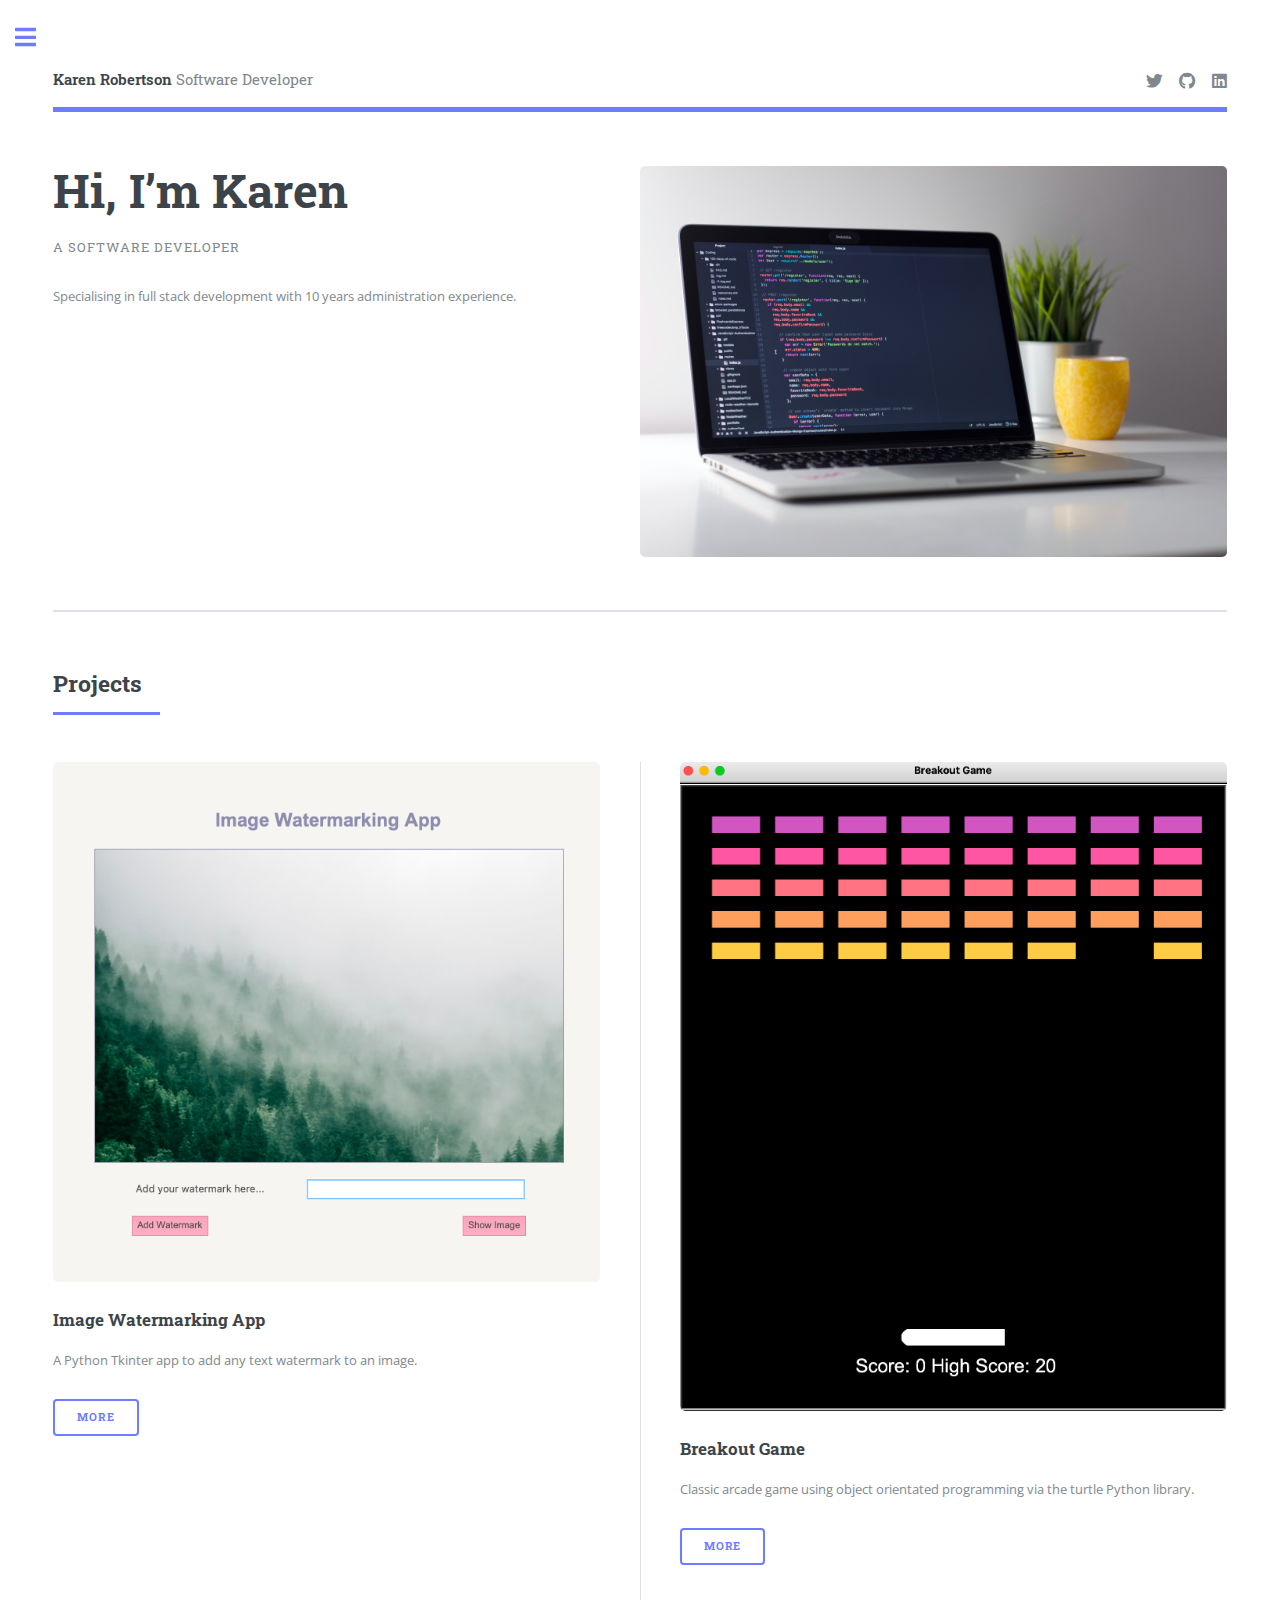
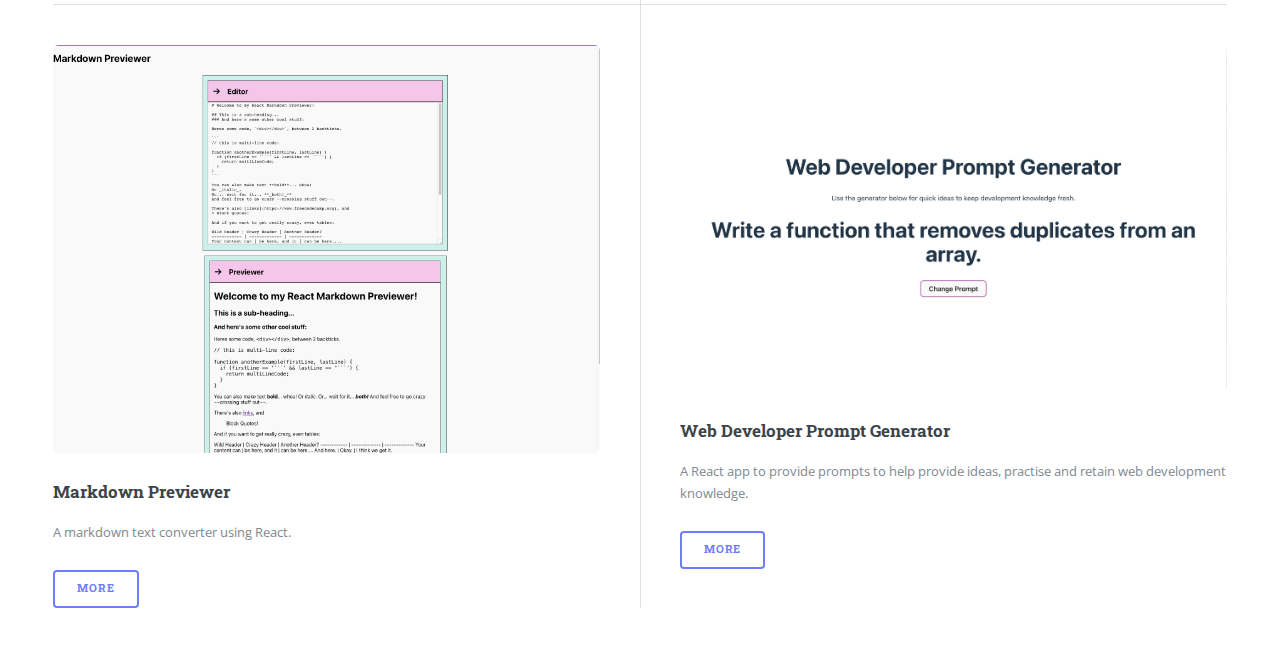
<file: index.html>
<!DOCTYPE html>
<!--
	Editorial by HTML5 UP
	html5up.net | @ajlkn
	Free for personal and commercial use under the CCA 3.0 license (html5up.net/license)
-->
<html>
	<head>
		<title>Karen Robertson - Software Developer</title>
		<meta charset="utf-8" />
		<meta
			name="viewport"
			content="width=device-width, initial-scale=1, user-scalable=no"
		/>
		<link rel="stylesheet" href="assets/css/main.css" />
	</head>
	<body class="is-preload">
		<!-- Wrapper -->
		<div id="wrapper">
			<!-- Main -->
			<div id="main">
				<div class="inner">
					<!-- Header -->
					<header id="header">
						<a href="index.html" class="logo"
							><strong>Karen Robertson</strong> Software
							Developer</a
						>
						<ul class="icons">
							<li>
								<a
									href="https://twitter.com/Coding_Indigo"
									class="icon brands fa-twitter"
									target="_blank"
									><span class="label">Twitter</span></a
								>
							</li>
							<li>
								<a
									href="https://github.com/indigorose"
									class="icon brands fa-github"
									target="_blank"
									><span class="label">Github</span></a
								>
							</li>
							<li>
								<a
									href="https://www.linkedin.com/in/klarobertson/"
									class="icon brands fa-linkedin"
									target="_blank"
									><span class="label">Linkedin</span></a
								>
							</li>
							<!-- <li>
								<a href="#" class="icon brands fa-instagram"
									><span class="label">Instagram</span></a
								>
							</li>
							<li>
								<a href="#" class="icon brands fa-medium-m"
									><span class="label">Medium</span></a
								>
							</li> -->
						</ul>
					</header>

					<!-- Banner -->
					<section id="banner">
						<div class="content">
							<header>
								<h1>Hi, I’m Karen<br /></h1>
								<p>A software developer</p>
							</header>
							<p>
								Specialising in full stack development with 10
								years administration experience.
							</p>
							<ul class="actions">
								<!-- TODO - Link to CV <li>
									<a href="#" class="button big"
										>Learn More</a
									>
									Link to CV
								</li> -->
							</ul>
						</div>
						<span class="image object">
							<img
								src="images/clement-helardot-95YRwf6CNw8-unsplash.jpg"
								alt="Laptop on desk with programming screen and green plants surround"
							/>
						</span>
					</section>

					<!-- Section -->
					<!-- <section>
						<header class="major">
							<h2>Erat lacinia</h2>
						</header>
						<div class="features">
							<article>
								<span class="icon fa-gem"></span>
								<div class="content">
									<h3>Portitor ullamcorper</h3>
									<p>
										Aenean ornare velit lacus, ac varius
										enim lorem ullamcorper dolore. Proin
										aliquam facilisis ante interdum. Sed
										nulla amet lorem feugiat tempus aliquam.
									</p>
								</div>
							</article>
							<article>
								<span class="icon solid fa-paper-plane"></span>
								<div class="content">
									<h3>Sapien veroeros</h3>
									<p>
										Aenean ornare velit lacus, ac varius
										enim lorem ullamcorper dolore. Proin
										aliquam facilisis ante interdum. Sed
										nulla amet lorem feugiat tempus aliquam.
									</p>
								</div>
							</article>
							<article>
								<span class="icon solid fa-rocket"></span>
								<div class="content">
									<h3>Quam lorem ipsum</h3>
									<p>
										Aenean ornare velit lacus, ac varius
										enim lorem ullamcorper dolore. Proin
										aliquam facilisis ante interdum. Sed
										nulla amet lorem feugiat tempus aliquam.
									</p>
								</div>
							</article>
							<article>
								<span class="icon solid fa-signal"></span>
								<div class="content">
									<h3>Sed magna finibus</h3>
									<p>
										Aenean ornare velit lacus, ac varius
										enim lorem ullamcorper dolore. Proin
										aliquam facilisis ante interdum. Sed
										nulla amet lorem feugiat tempus aliquam.
									</p>
								</div>
							</article>
						</div>
					</section> -->

					<!-- Section -->
					<section>
						<header class="major">
							<h2>Projects</h2>
						</header>
						<div class="posts">
							<article>
								<a
									href="https://github.com/indigorose/Image-Watermarking-App"
									class="image"
									target="_blank"
									><img
										src="images/watermarking_app.png"
										alt="Image-Watermarking-App"
								/></a>
								<h3>Image Watermarking App</h3>
								<p>
									A Python Tkinter app to add any text
									watermark to an image.
								</p>
								<ul class="actions">
									<li>
										<a
											href="https://github.com/indigorose/Image-Watermarking-App"
											class="button"
											target="_blank"
											>More</a
										>
									</li>
								</ul>
							</article>
							<article>
								<a
									href="https://github.com/indigorose/Breakout_Game"
									class="image"
									target="_blank"
									><img
										src="images/Screenshot_main.png"
										alt=""
								/></a>
								<h3>Breakout Game</h3>
								<p>
									Classic arcade game using object orientated
									programming via the turtle Python library.
								</p>
								<ul class="actions">
									<li>
										<a
											href="https://github.com/indigorose/Breakout_Game"
											class="button"
											>More</a
										>
									</li>
								</ul>
							</article>
							<article>
								<a
									href="https://markdown-previewer-kr.netlify.app/"
									class="image"
									target="_blank"
									><img
										src="images/mrkdwn-preview-main.png"
										alt=""
								/></a>
								<h3>Markdown Previewer</h3>
								<p>A markdown text converter using React.</p>
								<ul class="actions">
									<li>
										<a
											href="https://github.com/indigorose/markdown_previewer"
											class="button"
											>More</a
										>
									</li>
								</ul>
							</article>
							<article>
								<a
									href="https://indigorose.github.io/Prompt_Generator/
"
									class="image"
									target="_blank"
									><img
										src="images/Screenshot 2024-08-28 at 16.02.42.png"
										alt="Prompt Generator Screenshot"
								/></a>
								<h3>Web Developer Prompt Generator</h3>
								<p>
									A React app to provide prompts to help provide ideas, practise and retain web development knowledge.
								</p>
								<ul class="actions">
									<li>
										<a
											href="https://github.com/indigorose/Prompt_Generator"
"
											class="button"
											>More</a
										>
									</li>
								</ul>
							</article>
							<!-- <article>
								<a href="#" class="image"
									><img src="images/pic05.jpg" alt=""
								/></a>
								<h3>Feugiat lorem aenean</h3>
								<p>
									Aenean ornare velit lacus, ac varius enim
									lorem ullamcorper dolore. Proin aliquam
									facilisis ante interdum. Sed nulla amet
									lorem feugiat tempus aliquam.
								</p>
								<ul class="actions">
									<li><a href="#" class="button">More</a></li>
								</ul>
							</article>
							<article>
								<a href="#" class="image"
									><img src="images/pic06.jpg" alt=""
								/></a>
								<h3>Amet varius aliquam</h3>
								<p>
									Aenean ornare velit lacus, ac varius enim
									lorem ullamcorper dolore. Proin aliquam
									facilisis ante interdum. Sed nulla amet
									lorem feugiat tempus aliquam.
								</p>
								<ul class="actions">
									<li><a href="#" class="button">More</a></li>
								</ul>
							</article> -->
						</div>
					</section>
				</div>
			</div>

			<!-- Sidebar -->
			<div id="sidebar">
				<div class="inner">
					<!-- Search -->
					<section id="search" class="alt">
						<form method="post" action="#">
							<input
								type="text"
								name="query"
								id="query"
								placeholder="Search"
							/>
						</form>
					</section>

					<!-- Menu -->
					<nav id="menu">
						<header class="major">
							<h2>Menu</h2>
						</header>
						<ul>
							<li><a href="index.html">Homepage</a></li>
							<!-- <li><a href="generic.html">Generic</a></li>
							<li><a href="elements.html">Elements</a></li>
							<li>
								<span class="opener">Submenu</span>
								<ul>
									<li><a href="#">Lorem Dolor</a></li>
									<li><a href="#">Ipsum Adipiscing</a></li>
									<li><a href="#">Tempus Magna</a></li>
									<li><a href="#">Feugiat Veroeros</a></li>
								</ul>
							</li>
							<li><a href="#">Etiam Dolore</a></li>
							<li><a href="#">Adipiscing</a></li>
							<li>
								<span class="opener">Another Submenu</span>
								<ul>
									<li><a href="#">Lorem Dolor</a></li>
									<li><a href="#">Ipsum Adipiscing</a></li>
									<li><a href="#">Tempus Magna</a></li>
									<li><a href="#">Feugiat Veroeros</a></li>
								</ul>
							</li>
							<li><a href="#">Maximus Erat</a></li>
							<li><a href="#">Sapien Mauris</a></li>
							<li><a href="#">Amet Lacinia</a></li> -->
						</ul>
					</nav>

					<!-- Section -->
					<!-- <section>
						<header class="major">
							<h2>Ante interdum</h2>
						</header>
						<div class="mini-posts">
							<article>
								<a href="#" class="image"
									><img src="images/pic07.jpg" alt=""
								/></a>
								<p>
									Aenean ornare velit lacus, ac varius enim
									lorem ullamcorper dolore aliquam.
								</p>
							</article>
							<article>
								<a href="#" class="image"
									><img src="images/pic08.jpg" alt=""
								/></a>
								<p>
									Aenean ornare velit lacus, ac varius enim
									lorem ullamcorper dolore aliquam.
								</p>
							</article>
							<article>
								<a href="#" class="image"
									><img src="images/pic09.jpg" alt=""
								/></a>
								<p>
									Aenean ornare velit lacus, ac varius enim
									lorem ullamcorper dolore aliquam.
								</p>
							</article>
						</div>
						<ul class="actions">
							<li><a href="#" class="button">More</a></li>
						</ul>
					</section> -->

					<!-- Section -->
					<section>
						<header class="major">
							<h2>Get in touch</h2>
						</header>
						<p>Feel Free to contact me on the channels below.</p>
						<ul class="contact">
							<li class="icon solid fa-envelope">
								<a href="#">krobertsondev@gmail.com</a>
							</li>
							<!-- <li class="icon solid fa-phone">(000) 000-0000</li>
							<li class="icon solid fa-home">
								1234 Somewhere Road #8254<br />
								Nashville, TN 00000-0000
							</li> -->
						</ul>
					</section>

					<!-- Footer -->
					<footer id="footer">
						<p class="copyright">
							&copy; Untitled. All rights reserved. Demo Images:
							<a href="https://unsplash.com">Unsplash</a>. Design:
							<a href="https://html5up.net">HTML5 UP</a>.
						</p>
					</footer>
				</div>
			</div>
		</div>

		<!-- Scripts -->
		<script src="assets/js/jquery.min.js"></script>
		<script src="assets/js/browser.min.js"></script>
		<script src="assets/js/breakpoints.min.js"></script>
		<script src="assets/js/util.js"></script>
		<script src="assets/js/main.js"></script>
	</body>
</html>
</file>
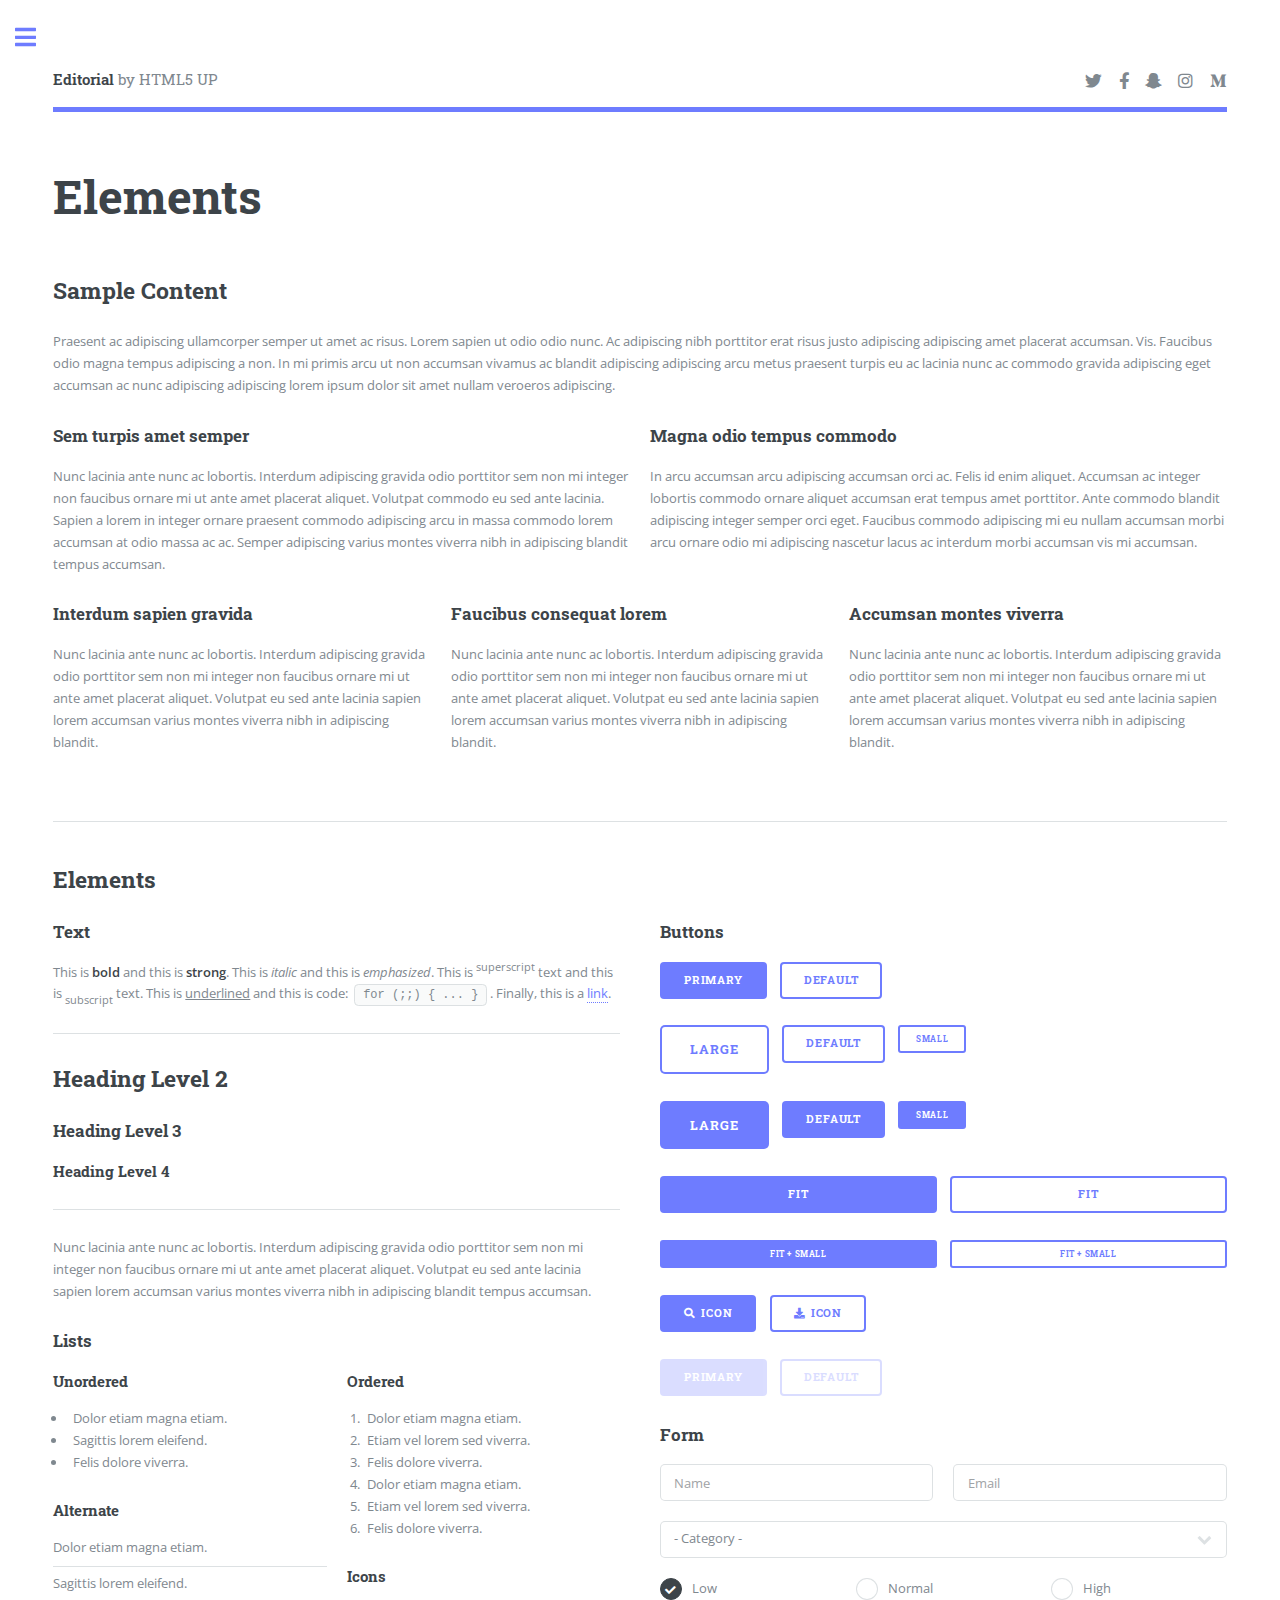
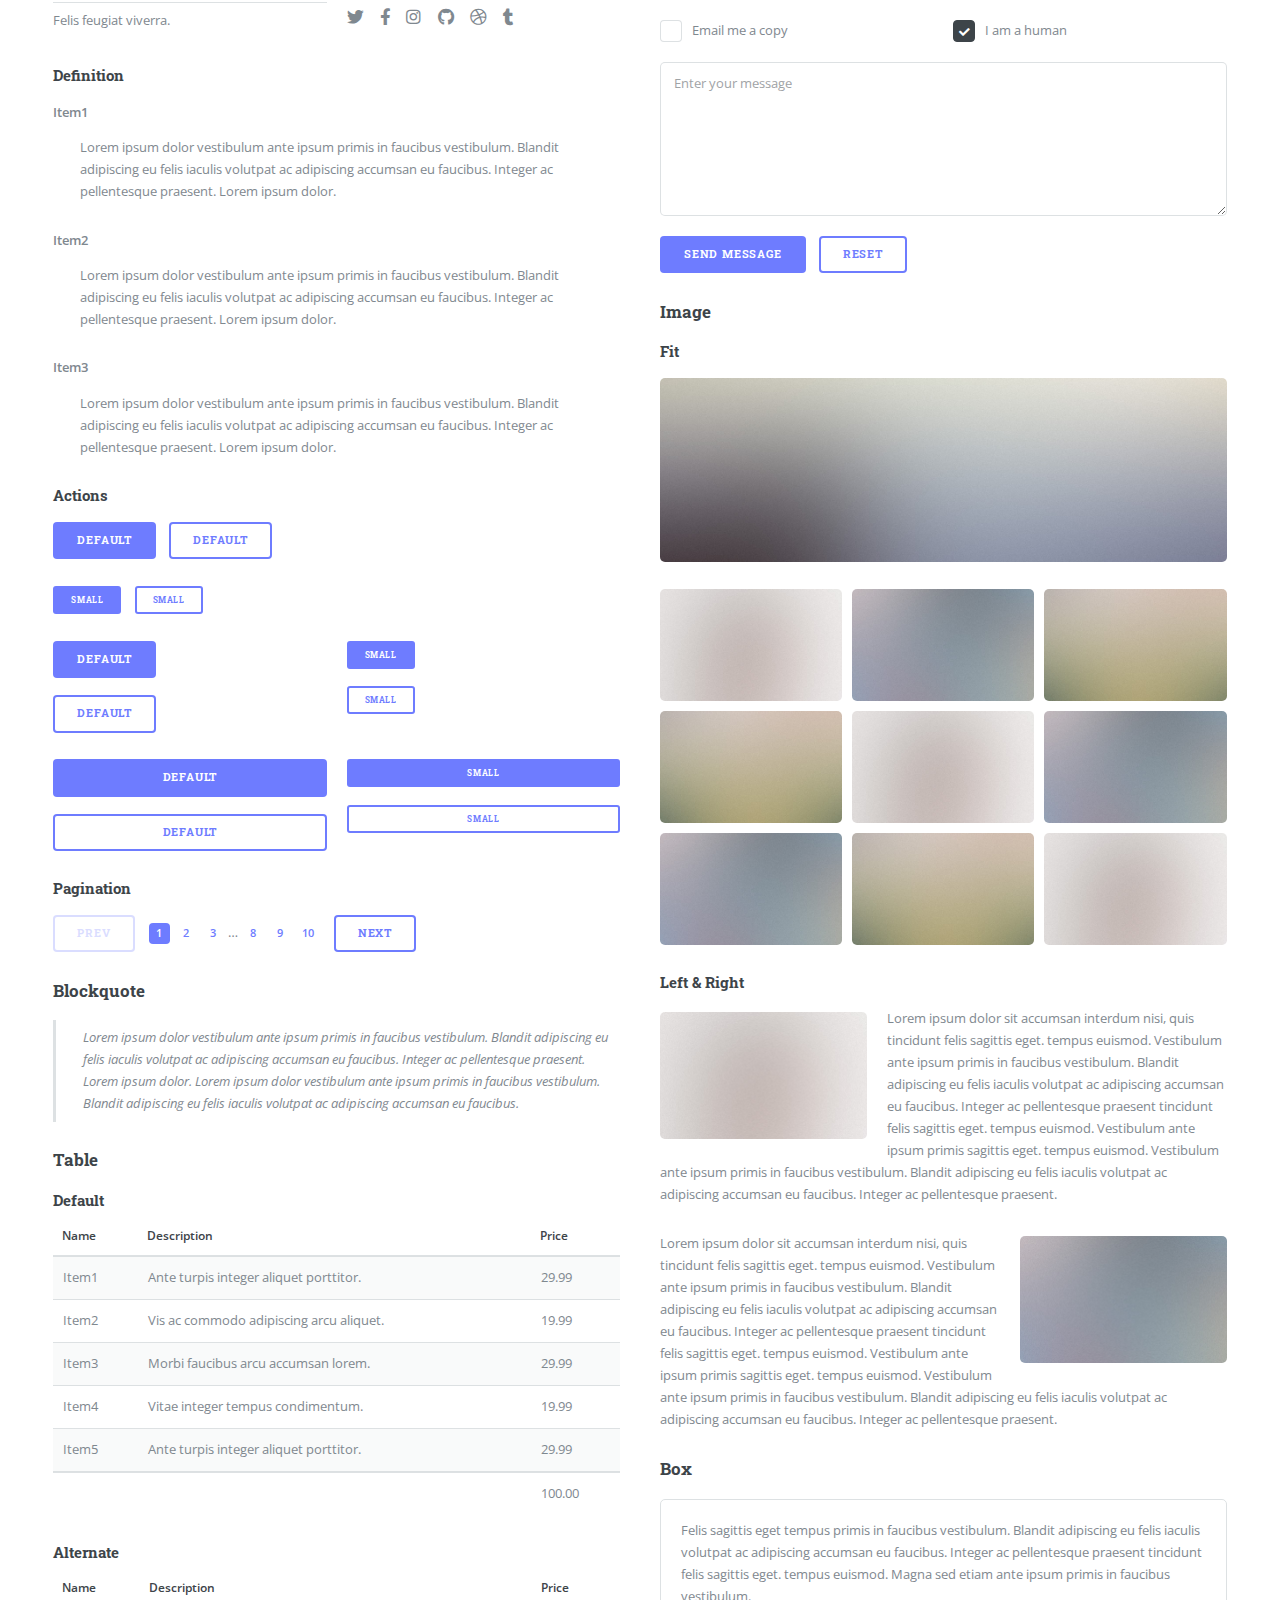
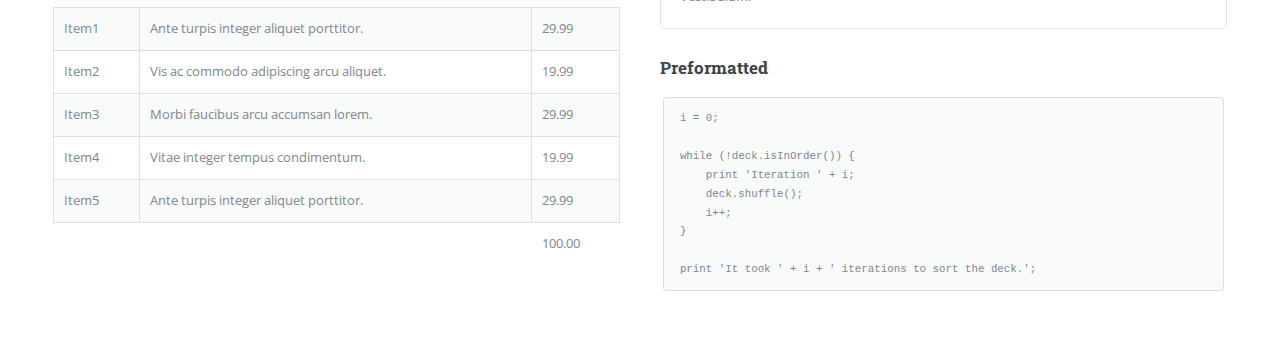
<file: elements.html>
<!DOCTYPE HTML>
<!--
	Editorial by HTML5 UP
	html5up.net | @ajlkn
	Free for personal and commercial use under the CCA 3.0 license (html5up.net/license)
-->
<html>
	<head>
		<title>Elements - Editorial by HTML5 UP</title>
		<meta charset="utf-8" />
		<meta name="viewport" content="width=device-width, initial-scale=1, user-scalable=no" />
		<link rel="stylesheet" href="assets/css/main.css" />
	</head>
	<body class="is-preload">

		<!-- Wrapper -->
			<div id="wrapper">

				<!-- Main -->
					<div id="main">
						<div class="inner">

							<!-- Header -->
								<header id="header">
									<a href="index.html" class="logo"><strong>Editorial</strong> by HTML5 UP</a>
									<ul class="icons">
										<li><a href="#" class="icon brands fa-twitter"><span class="label">Twitter</span></a></li>
										<li><a href="#" class="icon brands fa-facebook-f"><span class="label">Facebook</span></a></li>
										<li><a href="#" class="icon brands fa-snapchat-ghost"><span class="label">Snapchat</span></a></li>
										<li><a href="#" class="icon brands fa-instagram"><span class="label">Instagram</span></a></li>
										<li><a href="#" class="icon brands fa-medium-m"><span class="label">Medium</span></a></li>
									</ul>
								</header>

							<!-- Content -->
								<section>
									<header class="main">
										<h1>Elements</h1>
									</header>

									<!-- Content -->
										<h2 id="content">Sample Content</h2>
										<p>Praesent ac adipiscing ullamcorper semper ut amet ac risus. Lorem sapien ut odio odio nunc. Ac adipiscing nibh porttitor erat risus justo adipiscing adipiscing amet placerat accumsan. Vis. Faucibus odio magna tempus adipiscing a non. In mi primis arcu ut non accumsan vivamus ac blandit adipiscing adipiscing arcu metus praesent turpis eu ac lacinia nunc ac commodo gravida adipiscing eget accumsan ac nunc adipiscing adipiscing lorem ipsum dolor sit amet nullam veroeros adipiscing.</p>
										<div class="row">
											<div class="col-6 col-12-small">
												<h3>Sem turpis amet semper</h3>
												<p>Nunc lacinia ante nunc ac lobortis. Interdum adipiscing gravida odio porttitor sem non mi integer non faucibus ornare mi ut ante amet placerat aliquet. Volutpat commodo eu sed ante lacinia. Sapien a lorem in integer ornare praesent commodo adipiscing arcu in massa commodo lorem accumsan at odio massa ac ac. Semper adipiscing varius montes viverra nibh in adipiscing blandit tempus accumsan.</p>
											</div>
											<div class="col-6 col-12-small">
												<h3>Magna odio tempus commodo</h3>
												<p>In arcu accumsan arcu adipiscing accumsan orci ac. Felis id enim aliquet. Accumsan ac integer lobortis commodo ornare aliquet accumsan erat tempus amet porttitor. Ante commodo blandit adipiscing integer semper orci eget. Faucibus commodo adipiscing mi eu nullam accumsan morbi arcu ornare odio mi adipiscing nascetur lacus ac interdum morbi accumsan vis mi accumsan.</p>
											</div>
											<!-- Break -->
											<div class="col-4 col-12-medium">
												<h3>Interdum sapien gravida</h3>
												<p>Nunc lacinia ante nunc ac lobortis. Interdum adipiscing gravida odio porttitor sem non mi integer non faucibus ornare mi ut ante amet placerat aliquet. Volutpat eu sed ante lacinia sapien lorem accumsan varius montes viverra nibh in adipiscing blandit.</p>
											</div>
											<div class="col-4 col-12-medium">
												<h3>Faucibus consequat lorem</h3>
												<p>Nunc lacinia ante nunc ac lobortis. Interdum adipiscing gravida odio porttitor sem non mi integer non faucibus ornare mi ut ante amet placerat aliquet. Volutpat eu sed ante lacinia sapien lorem accumsan varius montes viverra nibh in adipiscing blandit.</p>
											</div>
											<div class="col-4 col-12-medium">
												<h3>Accumsan montes viverra</h3>
												<p>Nunc lacinia ante nunc ac lobortis. Interdum adipiscing gravida odio porttitor sem non mi integer non faucibus ornare mi ut ante amet placerat aliquet. Volutpat eu sed ante lacinia sapien lorem accumsan varius montes viverra nibh in adipiscing blandit.</p>
											</div>
										</div>

									<hr class="major" />

									<!-- Elements -->
										<h2 id="elements">Elements</h2>
										<div class="row gtr-200">
											<div class="col-6 col-12-medium">

												<!-- Text stuff -->
													<h3>Text</h3>
													<p>This is <b>bold</b> and this is <strong>strong</strong>. This is <i>italic</i> and this is <em>emphasized</em>.
													This is <sup>superscript</sup> text and this is <sub>subscript</sub> text.
													This is <u>underlined</u> and this is code: <code>for (;;) { ... }</code>.
													Finally, this is a <a href="#">link</a>.</p>
													<hr />
													<h2>Heading Level 2</h2>
													<h3>Heading Level 3</h3>
													<h4>Heading Level 4</h4>
													<hr />
													<p>Nunc lacinia ante nunc ac lobortis. Interdum adipiscing gravida odio porttitor sem non mi integer non faucibus ornare mi ut ante amet placerat aliquet. Volutpat eu sed ante lacinia sapien lorem accumsan varius montes viverra nibh in adipiscing blandit tempus accumsan.</p>

												<!-- Lists -->
													<h3>Lists</h3>
													<div class="row">
														<div class="col-6 col-12-small">

															<h4>Unordered</h4>
															<ul>
																<li>Dolor etiam magna etiam.</li>
																<li>Sagittis lorem eleifend.</li>
																<li>Felis dolore viverra.</li>
															</ul>

															<h4>Alternate</h4>
															<ul class="alt">
																<li>Dolor etiam magna etiam.</li>
																<li>Sagittis lorem eleifend.</li>
																<li>Felis feugiat viverra.</li>
															</ul>

														</div>
														<div class="col-6 col-12-small">

															<h4>Ordered</h4>
															<ol>
																<li>Dolor etiam magna etiam.</li>
																<li>Etiam vel lorem sed viverra.</li>
																<li>Felis dolore viverra.</li>
																<li>Dolor etiam magna etiam.</li>
																<li>Etiam vel lorem sed viverra.</li>
																<li>Felis dolore viverra.</li>
															</ol>

															<h4>Icons</h4>
															<ul class="icons">
																<li><a href="#" class="icon brands fa-twitter"><span class="label">Twitter</span></a></li>
																<li><a href="#" class="icon brands fa-facebook-f"><span class="label">Facebook</span></a></li>
																<li><a href="#" class="icon brands fa-instagram"><span class="label">Instagram</span></a></li>
																<li><a href="#" class="icon brands fa-github"><span class="label">Github</span></a></li>
																<li><a href="#" class="icon brands fa-dribbble"><span class="label">Dribbble</span></a></li>
																<li><a href="#" class="icon brands fa-tumblr"><span class="label">Tumblr</span></a></li>
															</ul>

														</div>
													</div>
													<h4>Definition</h4>
													<dl>
														<dt>Item1</dt>
														<dd>
															<p>Lorem ipsum dolor vestibulum ante ipsum primis in faucibus vestibulum. Blandit adipiscing eu felis iaculis volutpat ac adipiscing accumsan eu faucibus. Integer ac pellentesque praesent. Lorem ipsum dolor.</p>
														</dd>
														<dt>Item2</dt>
														<dd>
															<p>Lorem ipsum dolor vestibulum ante ipsum primis in faucibus vestibulum. Blandit adipiscing eu felis iaculis volutpat ac adipiscing accumsan eu faucibus. Integer ac pellentesque praesent. Lorem ipsum dolor.</p>
														</dd>
														<dt>Item3</dt>
														<dd>
															<p>Lorem ipsum dolor vestibulum ante ipsum primis in faucibus vestibulum. Blandit adipiscing eu felis iaculis volutpat ac adipiscing accumsan eu faucibus. Integer ac pellentesque praesent. Lorem ipsum dolor.</p>
														</dd>
													</dl>

													<h4>Actions</h4>
													<ul class="actions">
														<li><a href="#" class="button primary">Default</a></li>
														<li><a href="#" class="button">Default</a></li>
													</ul>
													<ul class="actions small">
														<li><a href="#" class="button primary small">Small</a></li>
														<li><a href="#" class="button small">Small</a></li>
													</ul>
													<div class="row">
														<div class="col-6 col-12-small">
															<ul class="actions stacked">
																<li><a href="#" class="button primary">Default</a></li>
																<li><a href="#" class="button">Default</a></li>
															</ul>
														</div>
														<div class="col-6 col-12-small">
															<ul class="actions stacked">
																<li><a href="#" class="button primary small">Small</a></li>
																<li><a href="#" class="button small">Small</a></li>
															</ul>
														</div>
														<div class="col-6 col-12-small">
															<ul class="actions stacked">
																<li><a href="#" class="button primary fit">Default</a></li>
																<li><a href="#" class="button fit">Default</a></li>
															</ul>
														</div>
														<div class="col-6 col-12-small">
															<ul class="actions stacked">
																<li><a href="#" class="button primary small fit">Small</a></li>
																<li><a href="#" class="button small fit">Small</a></li>
															</ul>
														</div>
													</div>

													<h4>Pagination</h4>
													<ul class="pagination">
														<li><span class="button disabled">Prev</span></li>
														<li><a href="#" class="page active">1</a></li>
														<li><a href="#" class="page">2</a></li>
														<li><a href="#" class="page">3</a></li>
														<li><span>&hellip;</span></li>
														<li><a href="#" class="page">8</a></li>
														<li><a href="#" class="page">9</a></li>
														<li><a href="#" class="page">10</a></li>
														<li><a href="#" class="button">Next</a></li>
													</ul>

												<!-- Blockquote -->
													<h3>Blockquote</h3>
													<blockquote>Lorem ipsum dolor vestibulum ante ipsum primis in faucibus vestibulum. Blandit adipiscing eu felis iaculis volutpat ac adipiscing accumsan eu faucibus. Integer ac pellentesque praesent. Lorem ipsum dolor. Lorem ipsum dolor vestibulum ante ipsum primis in faucibus vestibulum. Blandit adipiscing eu felis iaculis volutpat ac adipiscing accumsan eu faucibus.</blockquote>

												<!-- Table -->
													<h3>Table</h3>

													<h4>Default</h4>
													<div class="table-wrapper">
														<table>
															<thead>
																<tr>
																	<th>Name</th>
																	<th>Description</th>
																	<th>Price</th>
																</tr>
															</thead>
															<tbody>
																<tr>
																	<td>Item1</td>
																	<td>Ante turpis integer aliquet porttitor.</td>
																	<td>29.99</td>
																</tr>
																<tr>
																	<td>Item2</td>
																	<td>Vis ac commodo adipiscing arcu aliquet.</td>
																	<td>19.99</td>
																</tr>
																<tr>
																	<td>Item3</td>
																	<td> Morbi faucibus arcu accumsan lorem.</td>
																	<td>29.99</td>
																</tr>
																<tr>
																	<td>Item4</td>
																	<td>Vitae integer tempus condimentum.</td>
																	<td>19.99</td>
																</tr>
																<tr>
																	<td>Item5</td>
																	<td>Ante turpis integer aliquet porttitor.</td>
																	<td>29.99</td>
																</tr>
															</tbody>
															<tfoot>
																<tr>
																	<td colspan="2"></td>
																	<td>100.00</td>
																</tr>
															</tfoot>
														</table>
													</div>

													<h4>Alternate</h4>
													<div class="table-wrapper">
														<table class="alt">
															<thead>
																<tr>
																	<th>Name</th>
																	<th>Description</th>
																	<th>Price</th>
																</tr>
															</thead>
															<tbody>
																<tr>
																	<td>Item1</td>
																	<td>Ante turpis integer aliquet porttitor.</td>
																	<td>29.99</td>
																</tr>
																<tr>
																	<td>Item2</td>
																	<td>Vis ac commodo adipiscing arcu aliquet.</td>
																	<td>19.99</td>
																</tr>
																<tr>
																	<td>Item3</td>
																	<td> Morbi faucibus arcu accumsan lorem.</td>
																	<td>29.99</td>
																</tr>
																<tr>
																	<td>Item4</td>
																	<td>Vitae integer tempus condimentum.</td>
																	<td>19.99</td>
																</tr>
																<tr>
																	<td>Item5</td>
																	<td>Ante turpis integer aliquet porttitor.</td>
																	<td>29.99</td>
																</tr>
															</tbody>
															<tfoot>
																<tr>
																	<td colspan="2"></td>
																	<td>100.00</td>
																</tr>
															</tfoot>
														</table>
													</div>

											</div>
											<div class="col-6 col-12-medium">

												<!-- Buttons -->
													<h3>Buttons</h3>
													<ul class="actions">
														<li><a href="#" class="button primary">Primary</a></li>
														<li><a href="#" class="button">Default</a></li>
													</ul>
													<ul class="actions">
														<li><a href="#" class="button large">Large</a></li>
														<li><a href="#" class="button">Default</a></li>
														<li><a href="#" class="button small">Small</a></li>
													</ul>
													<ul class="actions">
														<li><a href="#" class="button primary large">Large</a></li>
														<li><a href="#" class="button primary">Default</a></li>
														<li><a href="#" class="button primary small">Small</a></li>
													</ul>
													<ul class="actions fit">
														<li><a href="#" class="button primary fit">Fit</a></li>
														<li><a href="#" class="button fit">Fit</a></li>
													</ul>
													<ul class="actions fit small">
														<li><a href="#" class="button primary fit small">Fit + Small</a></li>
														<li><a href="#" class="button fit small">Fit + Small</a></li>
													</ul>
													<ul class="actions">
														<li><a href="#" class="button primary icon solid fa-search">Icon</a></li>
														<li><a href="#" class="button icon solid fa-download">Icon</a></li>
													</ul>
													<ul class="actions">
														<li><span class="button primary disabled">Primary</span></li>
														<li><span class="button disabled">Default</span></li>
													</ul>

												<!-- Form -->
													<h3>Form</h3>

													<form method="post" action="#">
														<div class="row gtr-uniform">
															<div class="col-6 col-12-xsmall">
																<input type="text" name="demo-name" id="demo-name" value="" placeholder="Name" />
															</div>
															<div class="col-6 col-12-xsmall">
																<input type="email" name="demo-email" id="demo-email" value="" placeholder="Email" />
															</div>
															<!-- Break -->
															<div class="col-12">
																<select name="demo-category" id="demo-category">
																	<option value="">- Category -</option>
																	<option value="1">Manufacturing</option>
																	<option value="1">Shipping</option>
																	<option value="1">Administration</option>
																	<option value="1">Human Resources</option>
																</select>
															</div>
															<!-- Break -->
															<div class="col-4 col-12-small">
																<input type="radio" id="demo-priority-low" name="demo-priority" checked>
																<label for="demo-priority-low">Low</label>
															</div>
															<div class="col-4 col-12-small">
																<input type="radio" id="demo-priority-normal" name="demo-priority">
																<label for="demo-priority-normal">Normal</label>
															</div>
															<div class="col-4 col-12-small">
																<input type="radio" id="demo-priority-high" name="demo-priority">
																<label for="demo-priority-high">High</label>
															</div>
															<!-- Break -->
															<div class="col-6 col-12-small">
																<input type="checkbox" id="demo-copy" name="demo-copy">
																<label for="demo-copy">Email me a copy</label>
															</div>
															<div class="col-6 col-12-small">
																<input type="checkbox" id="demo-human" name="demo-human" checked>
																<label for="demo-human">I am a human</label>
															</div>
															<!-- Break -->
															<div class="col-12">
																<textarea name="demo-message" id="demo-message" placeholder="Enter your message" rows="6"></textarea>
															</div>
															<!-- Break -->
															<div class="col-12">
																<ul class="actions">
																	<li><input type="submit" value="Send Message" class="primary" /></li>
																	<li><input type="reset" value="Reset" /></li>
																</ul>
															</div>
														</div>
													</form>

												<!-- Image -->
													<h3>Image</h3>

													<h4>Fit</h4>
													<span class="image fit"><img src="images/pic11.jpg" alt="" /></span>
													<div class="box alt">
														<div class="row gtr-50 gtr-uniform">
															<div class="col-4"><span class="image fit"><img src="images/pic01.jpg" alt="" /></span></div>
															<div class="col-4"><span class="image fit"><img src="images/pic02.jpg" alt="" /></span></div>
															<div class="col-4"><span class="image fit"><img src="images/pic03.jpg" alt="" /></span></div>
															<!-- Break -->
															<div class="col-4"><span class="image fit"><img src="images/pic03.jpg" alt="" /></span></div>
															<div class="col-4"><span class="image fit"><img src="images/pic01.jpg" alt="" /></span></div>
															<div class="col-4"><span class="image fit"><img src="images/pic02.jpg" alt="" /></span></div>
															<!-- Break -->
															<div class="col-4"><span class="image fit"><img src="images/pic02.jpg" alt="" /></span></div>
															<div class="col-4"><span class="image fit"><img src="images/pic03.jpg" alt="" /></span></div>
															<div class="col-4"><span class="image fit"><img src="images/pic01.jpg" alt="" /></span></div>
														</div>
													</div>

													<h4>Left &amp; Right</h4>
													<p><span class="image left"><img src="images/pic01.jpg" alt="" /></span>Lorem ipsum dolor sit accumsan interdum nisi, quis tincidunt felis sagittis eget. tempus euismod. Vestibulum ante ipsum primis in faucibus vestibulum. Blandit adipiscing eu felis iaculis volutpat ac adipiscing accumsan eu faucibus. Integer ac pellentesque praesent tincidunt felis sagittis eget. tempus euismod. Vestibulum ante ipsum primis sagittis eget. tempus euismod. Vestibulum ante ipsum primis in faucibus vestibulum. Blandit adipiscing eu felis iaculis volutpat ac adipiscing accumsan eu faucibus. Integer ac pellentesque praesent.</p>
													<p><span class="image right"><img src="images/pic02.jpg" alt="" /></span>Lorem ipsum dolor sit accumsan interdum nisi, quis tincidunt felis sagittis eget. tempus euismod. Vestibulum ante ipsum primis in faucibus vestibulum. Blandit adipiscing eu felis iaculis volutpat ac adipiscing accumsan eu faucibus. Integer ac pellentesque praesent tincidunt felis sagittis eget. tempus euismod. Vestibulum ante ipsum primis sagittis eget. tempus euismod. Vestibulum ante ipsum primis in faucibus vestibulum. Blandit adipiscing eu felis iaculis volutpat ac adipiscing accumsan eu faucibus. Integer ac pellentesque praesent.</p>

												<!-- Box -->
													<h3>Box</h3>
													<div class="box">
														<p>Felis sagittis eget tempus primis in faucibus vestibulum. Blandit adipiscing eu felis iaculis volutpat ac adipiscing accumsan eu faucibus. Integer ac pellentesque praesent tincidunt felis sagittis eget. tempus euismod. Magna sed etiam ante ipsum primis in faucibus vestibulum.</p>
													</div>

												<!-- Preformatted Code -->
													<h3>Preformatted</h3>
													<pre><code>i = 0;

while (!deck.isInOrder()) {
    print 'Iteration ' + i;
    deck.shuffle();
    i++;
}

print 'It took ' + i + ' iterations to sort the deck.';
</code></pre>

											</div>
										</div>

								</section>

						</div>
					</div>

				<!-- Sidebar -->
					<div id="sidebar">
						<div class="inner">

							<!-- Search -->
								<section id="search" class="alt">
									<form method="post" action="#">
										<input type="text" name="query" id="query" placeholder="Search" />
									</form>
								</section>

							<!-- Menu -->
								<nav id="menu">
									<header class="major">
										<h2>Menu</h2>
									</header>
									<ul>
										<li><a href="index.html">Homepage</a></li>
										<li><a href="generic.html">Generic</a></li>
										<li><a href="elements.html">Elements</a></li>
										<li>
											<span class="opener">Submenu</span>
											<ul>
												<li><a href="#">Lorem Dolor</a></li>
												<li><a href="#">Ipsum Adipiscing</a></li>
												<li><a href="#">Tempus Magna</a></li>
												<li><a href="#">Feugiat Veroeros</a></li>
											</ul>
										</li>
										<li><a href="#">Etiam Dolore</a></li>
										<li><a href="#">Adipiscing</a></li>
										<li>
											<span class="opener">Another Submenu</span>
											<ul>
												<li><a href="#">Lorem Dolor</a></li>
												<li><a href="#">Ipsum Adipiscing</a></li>
												<li><a href="#">Tempus Magna</a></li>
												<li><a href="#">Feugiat Veroeros</a></li>
											</ul>
										</li>
										<li><a href="#">Maximus Erat</a></li>
										<li><a href="#">Sapien Mauris</a></li>
										<li><a href="#">Amet Lacinia</a></li>
									</ul>
								</nav>

							<!-- Section -->
								<section>
									<header class="major">
										<h2>Ante interdum</h2>
									</header>
									<div class="mini-posts">
										<article>
											<a href="#" class="image"><img src="images/pic07.jpg" alt="" /></a>
											<p>Aenean ornare velit lacus, ac varius enim lorem ullamcorper dolore aliquam.</p>
										</article>
										<article>
											<a href="#" class="image"><img src="images/pic08.jpg" alt="" /></a>
											<p>Aenean ornare velit lacus, ac varius enim lorem ullamcorper dolore aliquam.</p>
										</article>
										<article>
											<a href="#" class="image"><img src="images/pic09.jpg" alt="" /></a>
											<p>Aenean ornare velit lacus, ac varius enim lorem ullamcorper dolore aliquam.</p>
										</article>
									</div>
									<ul class="actions">
										<li><a href="#" class="button">More</a></li>
									</ul>
								</section>

							<!-- Section -->
								<section>
									<header class="major">
										<h2>Get in touch</h2>
									</header>
									<p>Sed varius enim lorem ullamcorper dolore aliquam aenean ornare velit lacus, ac varius enim lorem ullamcorper dolore. Proin sed aliquam facilisis ante interdum. Sed nulla amet lorem feugiat tempus aliquam.</p>
									<ul class="contact">
										<li class="icon solid fa-envelope"><a href="#">information@untitled.tld</a></li>
										<li class="icon solid fa-phone">(000) 000-0000</li>
										<li class="icon solid fa-home">1234 Somewhere Road #8254<br />
										Nashville, TN 00000-0000</li>
									</ul>
								</section>

							<!-- Footer -->
								<footer id="footer">
									<p class="copyright">&copy; Untitled. All rights reserved. Demo Images: <a href="https://unsplash.com">Unsplash</a>. Design: <a href="https://html5up.net">HTML5 UP</a>.</p>
								</footer>

						</div>
					</div>

			</div>

		<!-- Scripts -->
			<script src="assets/js/jquery.min.js"></script>
			<script src="assets/js/browser.min.js"></script>
			<script src="assets/js/breakpoints.min.js"></script>
			<script src="assets/js/util.js"></script>
			<script src="assets/js/main.js"></script>

	</body>
</html>
</file>
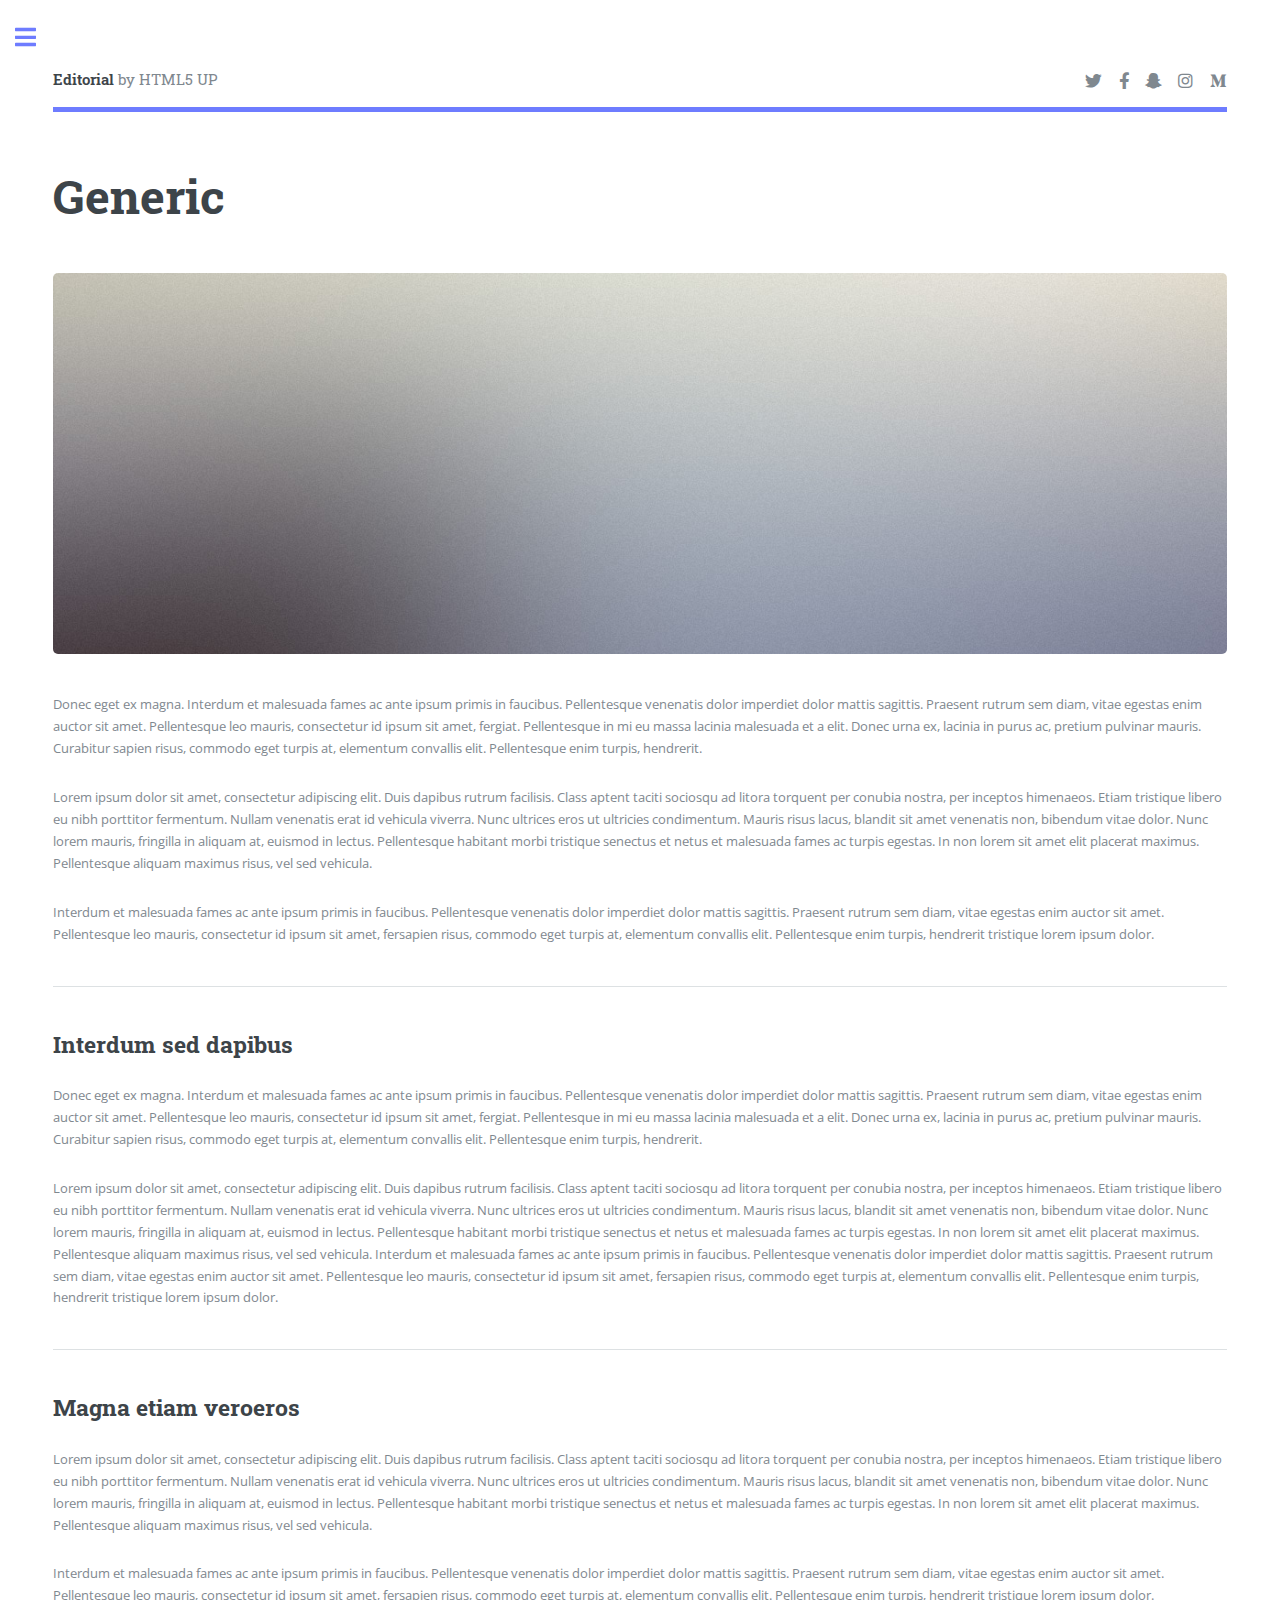
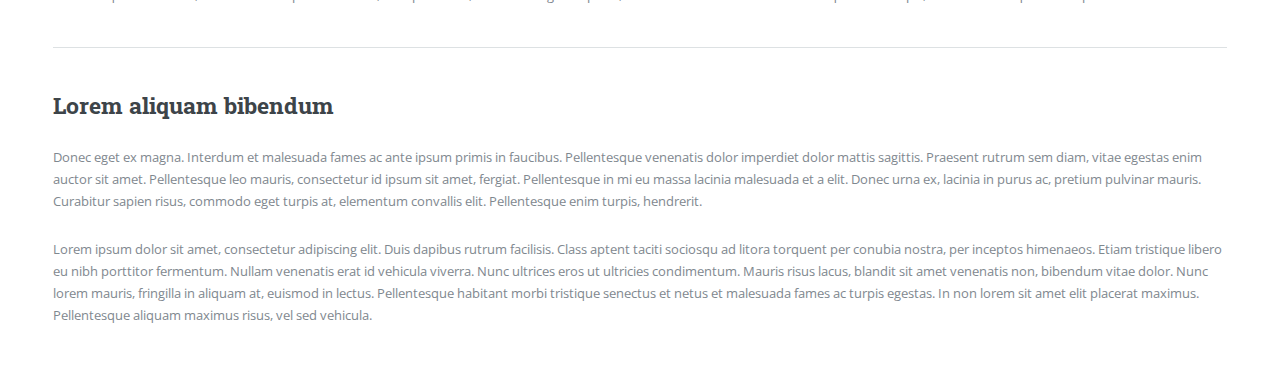
<file: generic.html>
<!DOCTYPE HTML>
<!--
	Editorial by HTML5 UP
	html5up.net | @ajlkn
	Free for personal and commercial use under the CCA 3.0 license (html5up.net/license)
-->
<html>
	<head>
		<title>Generic - Editorial by HTML5 UP</title>
		<meta charset="utf-8" />
		<meta name="viewport" content="width=device-width, initial-scale=1, user-scalable=no" />
		<link rel="stylesheet" href="assets/css/main.css" />
	</head>
	<body class="is-preload">

		<!-- Wrapper -->
			<div id="wrapper">

				<!-- Main -->
					<div id="main">
						<div class="inner">

							<!-- Header -->
								<header id="header">
									<a href="index.html" class="logo"><strong>Editorial</strong> by HTML5 UP</a>
									<ul class="icons">
										<li><a href="#" class="icon brands fa-twitter"><span class="label">Twitter</span></a></li>
										<li><a href="#" class="icon brands fa-facebook-f"><span class="label">Facebook</span></a></li>
										<li><a href="#" class="icon brands fa-snapchat-ghost"><span class="label">Snapchat</span></a></li>
										<li><a href="#" class="icon brands fa-instagram"><span class="label">Instagram</span></a></li>
										<li><a href="#" class="icon brands fa-medium-m"><span class="label">Medium</span></a></li>
									</ul>
								</header>

							<!-- Content -->
								<section>
									<header class="main">
										<h1>Generic</h1>
									</header>

									<span class="image main"><img src="images/pic11.jpg" alt="" /></span>

									<p>Donec eget ex magna. Interdum et malesuada fames ac ante ipsum primis in faucibus. Pellentesque venenatis dolor imperdiet dolor mattis sagittis. Praesent rutrum sem diam, vitae egestas enim auctor sit amet. Pellentesque leo mauris, consectetur id ipsum sit amet, fergiat. Pellentesque in mi eu massa lacinia malesuada et a elit. Donec urna ex, lacinia in purus ac, pretium pulvinar mauris. Curabitur sapien risus, commodo eget turpis at, elementum convallis elit. Pellentesque enim turpis, hendrerit.</p>
									<p>Lorem ipsum dolor sit amet, consectetur adipiscing elit. Duis dapibus rutrum facilisis. Class aptent taciti sociosqu ad litora torquent per conubia nostra, per inceptos himenaeos. Etiam tristique libero eu nibh porttitor fermentum. Nullam venenatis erat id vehicula viverra. Nunc ultrices eros ut ultricies condimentum. Mauris risus lacus, blandit sit amet venenatis non, bibendum vitae dolor. Nunc lorem mauris, fringilla in aliquam at, euismod in lectus. Pellentesque habitant morbi tristique senectus et netus et malesuada fames ac turpis egestas. In non lorem sit amet elit placerat maximus. Pellentesque aliquam maximus risus, vel sed vehicula.</p>
									<p>Interdum et malesuada fames ac ante ipsum primis in faucibus. Pellentesque venenatis dolor imperdiet dolor mattis sagittis. Praesent rutrum sem diam, vitae egestas enim auctor sit amet. Pellentesque leo mauris, consectetur id ipsum sit amet, fersapien risus, commodo eget turpis at, elementum convallis elit. Pellentesque enim turpis, hendrerit tristique lorem ipsum dolor.</p>

									<hr class="major" />

									<h2>Interdum sed dapibus</h2>
									<p>Donec eget ex magna. Interdum et malesuada fames ac ante ipsum primis in faucibus. Pellentesque venenatis dolor imperdiet dolor mattis sagittis. Praesent rutrum sem diam, vitae egestas enim auctor sit amet. Pellentesque leo mauris, consectetur id ipsum sit amet, fergiat. Pellentesque in mi eu massa lacinia malesuada et a elit. Donec urna ex, lacinia in purus ac, pretium pulvinar mauris. Curabitur sapien risus, commodo eget turpis at, elementum convallis elit. Pellentesque enim turpis, hendrerit.</p>
									<p>Lorem ipsum dolor sit amet, consectetur adipiscing elit. Duis dapibus rutrum facilisis. Class aptent taciti sociosqu ad litora torquent per conubia nostra, per inceptos himenaeos. Etiam tristique libero eu nibh porttitor fermentum. Nullam venenatis erat id vehicula viverra. Nunc ultrices eros ut ultricies condimentum. Mauris risus lacus, blandit sit amet venenatis non, bibendum vitae dolor. Nunc lorem mauris, fringilla in aliquam at, euismod in lectus. Pellentesque habitant morbi tristique senectus et netus et malesuada fames ac turpis egestas. In non lorem sit amet elit placerat maximus. Pellentesque aliquam maximus risus, vel sed vehicula. Interdum et malesuada fames ac ante ipsum primis in faucibus. Pellentesque venenatis dolor imperdiet dolor mattis sagittis. Praesent rutrum sem diam, vitae egestas enim auctor sit amet. Pellentesque leo mauris, consectetur id ipsum sit amet, fersapien risus, commodo eget turpis at, elementum convallis elit. Pellentesque enim turpis, hendrerit tristique lorem ipsum dolor.</p>

									<hr class="major" />

									<h2>Magna etiam veroeros</h2>
									<p>Lorem ipsum dolor sit amet, consectetur adipiscing elit. Duis dapibus rutrum facilisis. Class aptent taciti sociosqu ad litora torquent per conubia nostra, per inceptos himenaeos. Etiam tristique libero eu nibh porttitor fermentum. Nullam venenatis erat id vehicula viverra. Nunc ultrices eros ut ultricies condimentum. Mauris risus lacus, blandit sit amet venenatis non, bibendum vitae dolor. Nunc lorem mauris, fringilla in aliquam at, euismod in lectus. Pellentesque habitant morbi tristique senectus et netus et malesuada fames ac turpis egestas. In non lorem sit amet elit placerat maximus. Pellentesque aliquam maximus risus, vel sed vehicula.</p>
									<p>Interdum et malesuada fames ac ante ipsum primis in faucibus. Pellentesque venenatis dolor imperdiet dolor mattis sagittis. Praesent rutrum sem diam, vitae egestas enim auctor sit amet. Pellentesque leo mauris, consectetur id ipsum sit amet, fersapien risus, commodo eget turpis at, elementum convallis elit. Pellentesque enim turpis, hendrerit tristique lorem ipsum dolor.</p>

									<hr class="major" />

									<h2>Lorem aliquam bibendum</h2>
									<p>Donec eget ex magna. Interdum et malesuada fames ac ante ipsum primis in faucibus. Pellentesque venenatis dolor imperdiet dolor mattis sagittis. Praesent rutrum sem diam, vitae egestas enim auctor sit amet. Pellentesque leo mauris, consectetur id ipsum sit amet, fergiat. Pellentesque in mi eu massa lacinia malesuada et a elit. Donec urna ex, lacinia in purus ac, pretium pulvinar mauris. Curabitur sapien risus, commodo eget turpis at, elementum convallis elit. Pellentesque enim turpis, hendrerit.</p>
									<p>Lorem ipsum dolor sit amet, consectetur adipiscing elit. Duis dapibus rutrum facilisis. Class aptent taciti sociosqu ad litora torquent per conubia nostra, per inceptos himenaeos. Etiam tristique libero eu nibh porttitor fermentum. Nullam venenatis erat id vehicula viverra. Nunc ultrices eros ut ultricies condimentum. Mauris risus lacus, blandit sit amet venenatis non, bibendum vitae dolor. Nunc lorem mauris, fringilla in aliquam at, euismod in lectus. Pellentesque habitant morbi tristique senectus et netus et malesuada fames ac turpis egestas. In non lorem sit amet elit placerat maximus. Pellentesque aliquam maximus risus, vel sed vehicula.</p>

								</section>

						</div>
					</div>

				<!-- Sidebar -->
					<div id="sidebar">
						<div class="inner">

							<!-- Search -->
								<section id="search" class="alt">
									<form method="post" action="#">
										<input type="text" name="query" id="query" placeholder="Search" />
									</form>
								</section>

							<!-- Menu -->
								<nav id="menu">
									<header class="major">
										<h2>Menu</h2>
									</header>
									<ul>
										<li><a href="index.html">Homepage</a></li>
										<li><a href="generic.html">Generic</a></li>
										<li><a href="elements.html">Elements</a></li>
										<li>
											<span class="opener">Submenu</span>
											<ul>
												<li><a href="#">Lorem Dolor</a></li>
												<li><a href="#">Ipsum Adipiscing</a></li>
												<li><a href="#">Tempus Magna</a></li>
												<li><a href="#">Feugiat Veroeros</a></li>
											</ul>
										</li>
										<li><a href="#">Etiam Dolore</a></li>
										<li><a href="#">Adipiscing</a></li>
										<li>
											<span class="opener">Another Submenu</span>
											<ul>
												<li><a href="#">Lorem Dolor</a></li>
												<li><a href="#">Ipsum Adipiscing</a></li>
												<li><a href="#">Tempus Magna</a></li>
												<li><a href="#">Feugiat Veroeros</a></li>
											</ul>
										</li>
										<li><a href="#">Maximus Erat</a></li>
										<li><a href="#">Sapien Mauris</a></li>
										<li><a href="#">Amet Lacinia</a></li>
									</ul>
								</nav>

							<!-- Section -->
								<section>
									<header class="major">
										<h2>Ante interdum</h2>
									</header>
									<div class="mini-posts">
										<article>
											<a href="#" class="image"><img src="images/pic07.jpg" alt="" /></a>
											<p>Aenean ornare velit lacus, ac varius enim lorem ullamcorper dolore aliquam.</p>
										</article>
										<article>
											<a href="#" class="image"><img src="images/pic08.jpg" alt="" /></a>
											<p>Aenean ornare velit lacus, ac varius enim lorem ullamcorper dolore aliquam.</p>
										</article>
										<article>
											<a href="#" class="image"><img src="images/pic09.jpg" alt="" /></a>
											<p>Aenean ornare velit lacus, ac varius enim lorem ullamcorper dolore aliquam.</p>
										</article>
									</div>
									<ul class="actions">
										<li><a href="#" class="button">More</a></li>
									</ul>
								</section>

							<!-- Section -->
								<section>
									<header class="major">
										<h2>Get in touch</h2>
									</header>
									<p>Sed varius enim lorem ullamcorper dolore aliquam aenean ornare velit lacus, ac varius enim lorem ullamcorper dolore. Proin sed aliquam facilisis ante interdum. Sed nulla amet lorem feugiat tempus aliquam.</p>
									<ul class="contact">
										<li class="icon solid fa-envelope"><a href="#">information@untitled.tld</a></li>
										<li class="icon solid fa-phone">(000) 000-0000</li>
										<li class="icon solid fa-home">1234 Somewhere Road #8254<br />
										Nashville, TN 00000-0000</li>
									</ul>
								</section>

							<!-- Footer -->
								<footer id="footer">
									<p class="copyright">&copy; Untitled. All rights reserved. Demo Images: <a href="https://unsplash.com">Unsplash</a>. Design: <a href="https://html5up.net">HTML5 UP</a>.</p>
								</footer>

						</div>
					</div>

			</div>

		<!-- Scripts -->
			<script src="assets/js/jquery.min.js"></script>
			<script src="assets/js/browser.min.js"></script>
			<script src="assets/js/breakpoints.min.js"></script>
			<script src="assets/js/util.js"></script>
			<script src="assets/js/main.js"></script>

	</body>
</html>
</file>
<file: assets/css/main.css>
@import url(fontawesome-all.min.css);
@import url('https://fonts.googleapis.com/css?family=Open+Sans:400,600,400italic,600italic|Roboto+Slab:400,700');
/*
	Editorial by HTML5 UP
	html5up.net | @ajlkn
	Free for personal and commercial use under the CCA 3.0 license (html5up.net/license)
*/
/* #6e7cff old colour */
/* new colour #6e7cff */

html,
body,
div,
span,
applet,
object,
iframe,
h1,
h2,
h3,
h4,
h5,
h6,
p,
blockquote,
pre,
a,
abbr,
acronym,
address,
big,
cite,
code,
del,
dfn,
em,
img,
ins,
kbd,
q,
s,
samp,
small,
strike,
strong,
sub,
sup,
tt,
var,
b,
u,
i,
center,
dl,
dt,
dd,
ol,
ul,
li,
fieldset,
form,
label,
legend,
table,
caption,
tbody,
tfoot,
thead,
tr,
th,
td,
article,
aside,
canvas,
details,
embed,
figure,
figcaption,
footer,
header,
hgroup,
menu,
nav,
output,
ruby,
section,
summary,
time,
mark,
audio,
video {
	margin: 0;
	padding: 0;
	border: 0;
	font-size: 100%;
	font: inherit;
	vertical-align: baseline;
}

article,
aside,
details,
figcaption,
figure,
footer,
header,
hgroup,
menu,
nav,
section {
	display: block;
}

body {
	line-height: 1;
}

ol,
ul {
	list-style: none;
}

blockquote,
q {
	quotes: none;
}
blockquote:before,
blockquote:after,
q:before,
q:after {
	content: '';
	content: none;
}

table {
	border-collapse: collapse;
	border-spacing: 0;
}

body {
	-webkit-text-size-adjust: none;
}

mark {
	background-color: transparent;
	color: inherit;
}

input::-moz-focus-inner {
	border: 0;
	padding: 0;
}

input,
select,
textarea {
	-moz-appearance: none;
	-webkit-appearance: none;
	-ms-appearance: none;
	appearance: none;
}

/* Basic */
@-ms-viewport {
	width: device-width;
}

body {
	-ms-overflow-style: scrollbar;
}

@media screen and (max-width: 480px) {
	html,
	body {
		min-width: 320px;
	}
}

html {
	box-sizing: border-box;
}

*,
*:before,
*:after {
	box-sizing: inherit;
}

body {
	background: #ffffff;
}
body.is-preload *,
body.is-preload *:before,
body.is-preload *:after,
body.is-resizing *,
body.is-resizing *:before,
body.is-resizing *:after {
	-moz-animation: none !important;
	-webkit-animation: none !important;
	-ms-animation: none !important;
	animation: none !important;
	-moz-transition: none !important;
	-webkit-transition: none !important;
	-ms-transition: none !important;
	transition: none !important;
}

/* Type */
body,
input,
select,
textarea {
	color: #7f888f;
	font-family: 'Open Sans', sans-serif;
	font-size: 13pt;
	font-weight: 400;
	line-height: 1.65;
}
@media screen and (max-width: 1680px) {
	body,
	input,
	select,
	textarea {
		font-size: 11pt;
	}
}
@media screen and (max-width: 1280px) {
	body,
	input,
	select,
	textarea {
		font-size: 10pt;
	}
}
@media screen and (max-width: 360px) {
	body,
	input,
	select,
	textarea {
		font-size: 9pt;
	}
}

a {
	-moz-transition: color 0.2s ease-in-out,
		border-bottom-color 0.2s ease-in-out;
	-webkit-transition: color 0.2s ease-in-out,
		border-bottom-color 0.2s ease-in-out;
	-ms-transition: color 0.2s ease-in-out, border-bottom-color 0.2s ease-in-out;
	transition: color 0.2s ease-in-out, border-bottom-color 0.2s ease-in-out;
	border-bottom: dotted 1px;
	color: #6e7cff;
	text-decoration: none;
}
a:hover {
	border-bottom-color: #6e7cff;
	color: #6e7cff !important;
}
a:hover strong {
	color: inherit;
}

strong,
b {
	color: #3d4449;
	font-weight: 600;
}

em,
i {
	font-style: italic;
}

p {
	margin: 0 0 2em 0;
}

h1,
h2,
h3,
h4,
h5,
h6 {
	color: #3d4449;
	font-family: 'Roboto Slab', serif;
	font-weight: 700;
	line-height: 1.5;
	margin: 0 0 1em 0;
}
h1 a,
h2 a,
h3 a,
h4 a,
h5 a,
h6 a {
	color: inherit;
	text-decoration: none;
	border-bottom: 0;
}

h1 {
	font-size: 4em;
	margin: 0 0 0.5em 0;
	line-height: 1.3;
}

h2 {
	font-size: 1.75em;
}

h3 {
	font-size: 1.25em;
}

h4 {
	font-size: 1.1em;
}

h5 {
	font-size: 0.9em;
}

h6 {
	font-size: 0.7em;
}

@media screen and (max-width: 1680px) {
	h1 {
		font-size: 3.5em;
	}
}

@media screen and (max-width: 980px) {
	h1 {
		font-size: 3.25em;
	}
}

@media screen and (max-width: 736px) {
	h1 {
		font-size: 2em;
		line-height: 1.4;
	}
	h2 {
		font-size: 1.5em;
	}
}

sub {
	font-size: 0.8em;
	position: relative;
	top: 0.5em;
}

sup {
	font-size: 0.8em;
	position: relative;
	top: -0.5em;
}

blockquote {
	border-left: solid 3px rgba(210, 215, 217, 0.75);
	font-style: italic;
	margin: 0 0 2em 0;
	padding: 0.5em 0 0.5em 2em;
}

code {
	background: rgba(230, 235, 237, 0.25);
	border-radius: 0.375em;
	border: solid 1px rgba(210, 215, 217, 0.75);
	font-family: 'Courier New', monospace;
	font-size: 0.9em;
	margin: 0 0.25em;
	padding: 0.25em 0.65em;
}

pre {
	-webkit-overflow-scrolling: touch;
	font-family: 'Courier New', monospace;
	font-size: 0.9em;
	margin: 0 0 2em 0;
}
pre code {
	display: block;
	line-height: 1.75;
	padding: 1em 1.5em;
	overflow-x: auto;
}

hr {
	border: 0;
	border-bottom: solid 1px rgba(210, 215, 217, 0.75);
	margin: 2em 0;
}
hr.major {
	margin: 3em 0;
}

.align-left {
	text-align: left;
}

.align-center {
	text-align: center;
}

.align-right {
	text-align: right;
}

/* Row */
.row {
	display: flex;
	flex-wrap: wrap;
	box-sizing: border-box;
	align-items: stretch;
}
.row > * {
	box-sizing: border-box;
}
.row.gtr-uniform > * > :last-child {
	margin-bottom: 0;
}
.row.aln-left {
	justify-content: flex-start;
}
.row.aln-center {
	justify-content: center;
}
.row.aln-right {
	justify-content: flex-end;
}
.row.aln-top {
	align-items: flex-start;
}
.row.aln-middle {
	align-items: center;
}
.row.aln-bottom {
	align-items: flex-end;
}
.row > .imp {
	order: -1;
}
.row > .col-1 {
	width: 8.33333%;
}
.row > .off-1 {
	margin-left: 8.33333%;
}
.row > .col-2 {
	width: 16.66667%;
}
.row > .off-2 {
	margin-left: 16.66667%;
}
.row > .col-3 {
	width: 25%;
}
.row > .off-3 {
	margin-left: 25%;
}
.row > .col-4 {
	width: 33.33333%;
}
.row > .off-4 {
	margin-left: 33.33333%;
}
.row > .col-5 {
	width: 41.66667%;
}
.row > .off-5 {
	margin-left: 41.66667%;
}
.row > .col-6 {
	width: 50%;
}
.row > .off-6 {
	margin-left: 50%;
}
.row > .col-7 {
	width: 58.33333%;
}
.row > .off-7 {
	margin-left: 58.33333%;
}
.row > .col-8 {
	width: 66.66667%;
}
.row > .off-8 {
	margin-left: 66.66667%;
}
.row > .col-9 {
	width: 75%;
}
.row > .off-9 {
	margin-left: 75%;
}
.row > .col-10 {
	width: 83.33333%;
}
.row > .off-10 {
	margin-left: 83.33333%;
}
.row > .col-11 {
	width: 91.66667%;
}
.row > .off-11 {
	margin-left: 91.66667%;
}
.row > .col-12 {
	width: 100%;
}
.row > .off-12 {
	margin-left: 100%;
}
.row.gtr-0 {
	margin-top: 0;
	margin-left: 0em;
}
.row.gtr-0 > * {
	padding: 0 0 0 0em;
}
.row.gtr-0.gtr-uniform {
	margin-top: 0em;
}
.row.gtr-0.gtr-uniform > * {
	padding-top: 0em;
}
.row.gtr-25 {
	margin-top: 0;
	margin-left: -0.375em;
}
.row.gtr-25 > * {
	padding: 0 0 0 0.375em;
}
.row.gtr-25.gtr-uniform {
	margin-top: -0.375em;
}
.row.gtr-25.gtr-uniform > * {
	padding-top: 0.375em;
}
.row.gtr-50 {
	margin-top: 0;
	margin-left: -0.75em;
}
.row.gtr-50 > * {
	padding: 0 0 0 0.75em;
}
.row.gtr-50.gtr-uniform {
	margin-top: -0.75em;
}
.row.gtr-50.gtr-uniform > * {
	padding-top: 0.75em;
}
.row {
	margin-top: 0;
	margin-left: -1.5em;
}
.row > * {
	padding: 0 0 0 1.5em;
}
.row.gtr-uniform {
	margin-top: -1.5em;
}
.row.gtr-uniform > * {
	padding-top: 1.5em;
}
.row.gtr-150 {
	margin-top: 0;
	margin-left: -2.25em;
}
.row.gtr-150 > * {
	padding: 0 0 0 2.25em;
}
.row.gtr-150.gtr-uniform {
	margin-top: -2.25em;
}
.row.gtr-150.gtr-uniform > * {
	padding-top: 2.25em;
}
.row.gtr-200 {
	margin-top: 0;
	margin-left: -3em;
}
.row.gtr-200 > * {
	padding: 0 0 0 3em;
}
.row.gtr-200.gtr-uniform {
	margin-top: -3em;
}
.row.gtr-200.gtr-uniform > * {
	padding-top: 3em;
}
@media screen and (max-width: 1680px) {
	.row {
		display: flex;
		flex-wrap: wrap;
		box-sizing: border-box;
		align-items: stretch;
	}
	.row > * {
		box-sizing: border-box;
	}
	.row.gtr-uniform > * > :last-child {
		margin-bottom: 0;
	}
	.row.aln-left {
		justify-content: flex-start;
	}
	.row.aln-center {
		justify-content: center;
	}
	.row.aln-right {
		justify-content: flex-end;
	}
	.row.aln-top {
		align-items: flex-start;
	}
	.row.aln-middle {
		align-items: center;
	}
	.row.aln-bottom {
		align-items: flex-end;
	}
	.row > .imp-xlarge {
		order: -1;
	}
	.row > .col-1-xlarge {
		width: 8.33333%;
	}
	.row > .off-1-xlarge {
		margin-left: 8.33333%;
	}
	.row > .col-2-xlarge {
		width: 16.66667%;
	}
	.row > .off-2-xlarge {
		margin-left: 16.66667%;
	}
	.row > .col-3-xlarge {
		width: 25%;
	}
	.row > .off-3-xlarge {
		margin-left: 25%;
	}
	.row > .col-4-xlarge {
		width: 33.33333%;
	}
	.row > .off-4-xlarge {
		margin-left: 33.33333%;
	}
	.row > .col-5-xlarge {
		width: 41.66667%;
	}
	.row > .off-5-xlarge {
		margin-left: 41.66667%;
	}
	.row > .col-6-xlarge {
		width: 50%;
	}
	.row > .off-6-xlarge {
		margin-left: 50%;
	}
	.row > .col-7-xlarge {
		width: 58.33333%;
	}
	.row > .off-7-xlarge {
		margin-left: 58.33333%;
	}
	.row > .col-8-xlarge {
		width: 66.66667%;
	}
	.row > .off-8-xlarge {
		margin-left: 66.66667%;
	}
	.row > .col-9-xlarge {
		width: 75%;
	}
	.row > .off-9-xlarge {
		margin-left: 75%;
	}
	.row > .col-10-xlarge {
		width: 83.33333%;
	}
	.row > .off-10-xlarge {
		margin-left: 83.33333%;
	}
	.row > .col-11-xlarge {
		width: 91.66667%;
	}
	.row > .off-11-xlarge {
		margin-left: 91.66667%;
	}
	.row > .col-12-xlarge {
		width: 100%;
	}
	.row > .off-12-xlarge {
		margin-left: 100%;
	}
	.row.gtr-0 {
		margin-top: 0;
		margin-left: 0em;
	}
	.row.gtr-0 > * {
		padding: 0 0 0 0em;
	}
	.row.gtr-0.gtr-uniform {
		margin-top: 0em;
	}
	.row.gtr-0.gtr-uniform > * {
		padding-top: 0em;
	}
	.row.gtr-25 {
		margin-top: 0;
		margin-left: -0.375em;
	}
	.row.gtr-25 > * {
		padding: 0 0 0 0.375em;
	}
	.row.gtr-25.gtr-uniform {
		margin-top: -0.375em;
	}
	.row.gtr-25.gtr-uniform > * {
		padding-top: 0.375em;
	}
	.row.gtr-50 {
		margin-top: 0;
		margin-left: -0.75em;
	}
	.row.gtr-50 > * {
		padding: 0 0 0 0.75em;
	}
	.row.gtr-50.gtr-uniform {
		margin-top: -0.75em;
	}
	.row.gtr-50.gtr-uniform > * {
		padding-top: 0.75em;
	}
	.row {
		margin-top: 0;
		margin-left: -1.5em;
	}
	.row > * {
		padding: 0 0 0 1.5em;
	}
	.row.gtr-uniform {
		margin-top: -1.5em;
	}
	.row.gtr-uniform > * {
		padding-top: 1.5em;
	}
	.row.gtr-150 {
		margin-top: 0;
		margin-left: -2.25em;
	}
	.row.gtr-150 > * {
		padding: 0 0 0 2.25em;
	}
	.row.gtr-150.gtr-uniform {
		margin-top: -2.25em;
	}
	.row.gtr-150.gtr-uniform > * {
		padding-top: 2.25em;
	}
	.row.gtr-200 {
		margin-top: 0;
		margin-left: -3em;
	}
	.row.gtr-200 > * {
		padding: 0 0 0 3em;
	}
	.row.gtr-200.gtr-uniform {
		margin-top: -3em;
	}
	.row.gtr-200.gtr-uniform > * {
		padding-top: 3em;
	}
}
@media screen and (max-width: 1280px) {
	.row {
		display: flex;
		flex-wrap: wrap;
		box-sizing: border-box;
		align-items: stretch;
	}
	.row > * {
		box-sizing: border-box;
	}
	.row.gtr-uniform > * > :last-child {
		margin-bottom: 0;
	}
	.row.aln-left {
		justify-content: flex-start;
	}
	.row.aln-center {
		justify-content: center;
	}
	.row.aln-right {
		justify-content: flex-end;
	}
	.row.aln-top {
		align-items: flex-start;
	}
	.row.aln-middle {
		align-items: center;
	}
	.row.aln-bottom {
		align-items: flex-end;
	}
	.row > .imp-large {
		order: -1;
	}
	.row > .col-1-large {
		width: 8.33333%;
	}
	.row > .off-1-large {
		margin-left: 8.33333%;
	}
	.row > .col-2-large {
		width: 16.66667%;
	}
	.row > .off-2-large {
		margin-left: 16.66667%;
	}
	.row > .col-3-large {
		width: 25%;
	}
	.row > .off-3-large {
		margin-left: 25%;
	}
	.row > .col-4-large {
		width: 33.33333%;
	}
	.row > .off-4-large {
		margin-left: 33.33333%;
	}
	.row > .col-5-large {
		width: 41.66667%;
	}
	.row > .off-5-large {
		margin-left: 41.66667%;
	}
	.row > .col-6-large {
		width: 50%;
	}
	.row > .off-6-large {
		margin-left: 50%;
	}
	.row > .col-7-large {
		width: 58.33333%;
	}
	.row > .off-7-large {
		margin-left: 58.33333%;
	}
	.row > .col-8-large {
		width: 66.66667%;
	}
	.row > .off-8-large {
		margin-left: 66.66667%;
	}
	.row > .col-9-large {
		width: 75%;
	}
	.row > .off-9-large {
		margin-left: 75%;
	}
	.row > .col-10-large {
		width: 83.33333%;
	}
	.row > .off-10-large {
		margin-left: 83.33333%;
	}
	.row > .col-11-large {
		width: 91.66667%;
	}
	.row > .off-11-large {
		margin-left: 91.66667%;
	}
	.row > .col-12-large {
		width: 100%;
	}
	.row > .off-12-large {
		margin-left: 100%;
	}
	.row.gtr-0 {
		margin-top: 0;
		margin-left: 0em;
	}
	.row.gtr-0 > * {
		padding: 0 0 0 0em;
	}
	.row.gtr-0.gtr-uniform {
		margin-top: 0em;
	}
	.row.gtr-0.gtr-uniform > * {
		padding-top: 0em;
	}
	.row.gtr-25 {
		margin-top: 0;
		margin-left: -0.375em;
	}
	.row.gtr-25 > * {
		padding: 0 0 0 0.375em;
	}
	.row.gtr-25.gtr-uniform {
		margin-top: -0.375em;
	}
	.row.gtr-25.gtr-uniform > * {
		padding-top: 0.375em;
	}
	.row.gtr-50 {
		margin-top: 0;
		margin-left: -0.75em;
	}
	.row.gtr-50 > * {
		padding: 0 0 0 0.75em;
	}
	.row.gtr-50.gtr-uniform {
		margin-top: -0.75em;
	}
	.row.gtr-50.gtr-uniform > * {
		padding-top: 0.75em;
	}
	.row {
		margin-top: 0;
		margin-left: -1.5em;
	}
	.row > * {
		padding: 0 0 0 1.5em;
	}
	.row.gtr-uniform {
		margin-top: -1.5em;
	}
	.row.gtr-uniform > * {
		padding-top: 1.5em;
	}
	.row.gtr-150 {
		margin-top: 0;
		margin-left: -2.25em;
	}
	.row.gtr-150 > * {
		padding: 0 0 0 2.25em;
	}
	.row.gtr-150.gtr-uniform {
		margin-top: -2.25em;
	}
	.row.gtr-150.gtr-uniform > * {
		padding-top: 2.25em;
	}
	.row.gtr-200 {
		margin-top: 0;
		margin-left: -3em;
	}
	.row.gtr-200 > * {
		padding: 0 0 0 3em;
	}
	.row.gtr-200.gtr-uniform {
		margin-top: -3em;
	}
	.row.gtr-200.gtr-uniform > * {
		padding-top: 3em;
	}
}
@media screen and (max-width: 980px) {
	.row {
		display: flex;
		flex-wrap: wrap;
		box-sizing: border-box;
		align-items: stretch;
	}
	.row > * {
		box-sizing: border-box;
	}
	.row.gtr-uniform > * > :last-child {
		margin-bottom: 0;
	}
	.row.aln-left {
		justify-content: flex-start;
	}
	.row.aln-center {
		justify-content: center;
	}
	.row.aln-right {
		justify-content: flex-end;
	}
	.row.aln-top {
		align-items: flex-start;
	}
	.row.aln-middle {
		align-items: center;
	}
	.row.aln-bottom {
		align-items: flex-end;
	}
	.row > .imp-medium {
		order: -1;
	}
	.row > .col-1-medium {
		width: 8.33333%;
	}
	.row > .off-1-medium {
		margin-left: 8.33333%;
	}
	.row > .col-2-medium {
		width: 16.66667%;
	}
	.row > .off-2-medium {
		margin-left: 16.66667%;
	}
	.row > .col-3-medium {
		width: 25%;
	}
	.row > .off-3-medium {
		margin-left: 25%;
	}
	.row > .col-4-medium {
		width: 33.33333%;
	}
	.row > .off-4-medium {
		margin-left: 33.33333%;
	}
	.row > .col-5-medium {
		width: 41.66667%;
	}
	.row > .off-5-medium {
		margin-left: 41.66667%;
	}
	.row > .col-6-medium {
		width: 50%;
	}
	.row > .off-6-medium {
		margin-left: 50%;
	}
	.row > .col-7-medium {
		width: 58.33333%;
	}
	.row > .off-7-medium {
		margin-left: 58.33333%;
	}
	.row > .col-8-medium {
		width: 66.66667%;
	}
	.row > .off-8-medium {
		margin-left: 66.66667%;
	}
	.row > .col-9-medium {
		width: 75%;
	}
	.row > .off-9-medium {
		margin-left: 75%;
	}
	.row > .col-10-medium {
		width: 83.33333%;
	}
	.row > .off-10-medium {
		margin-left: 83.33333%;
	}
	.row > .col-11-medium {
		width: 91.66667%;
	}
	.row > .off-11-medium {
		margin-left: 91.66667%;
	}
	.row > .col-12-medium {
		width: 100%;
	}
	.row > .off-12-medium {
		margin-left: 100%;
	}
	.row.gtr-0 {
		margin-top: 0;
		margin-left: 0em;
	}
	.row.gtr-0 > * {
		padding: 0 0 0 0em;
	}
	.row.gtr-0.gtr-uniform {
		margin-top: 0em;
	}
	.row.gtr-0.gtr-uniform > * {
		padding-top: 0em;
	}
	.row.gtr-25 {
		margin-top: 0;
		margin-left: -0.375em;
	}
	.row.gtr-25 > * {
		padding: 0 0 0 0.375em;
	}
	.row.gtr-25.gtr-uniform {
		margin-top: -0.375em;
	}
	.row.gtr-25.gtr-uniform > * {
		padding-top: 0.375em;
	}
	.row.gtr-50 {
		margin-top: 0;
		margin-left: -0.75em;
	}
	.row.gtr-50 > * {
		padding: 0 0 0 0.75em;
	}
	.row.gtr-50.gtr-uniform {
		margin-top: -0.75em;
	}
	.row.gtr-50.gtr-uniform > * {
		padding-top: 0.75em;
	}
	.row {
		margin-top: 0;
		margin-left: -1.5em;
	}
	.row > * {
		padding: 0 0 0 1.5em;
	}
	.row.gtr-uniform {
		margin-top: -1.5em;
	}
	.row.gtr-uniform > * {
		padding-top: 1.5em;
	}
	.row.gtr-150 {
		margin-top: 0;
		margin-left: -2.25em;
	}
	.row.gtr-150 > * {
		padding: 0 0 0 2.25em;
	}
	.row.gtr-150.gtr-uniform {
		margin-top: -2.25em;
	}
	.row.gtr-150.gtr-uniform > * {
		padding-top: 2.25em;
	}
	.row.gtr-200 {
		margin-top: 0;
		margin-left: -3em;
	}
	.row.gtr-200 > * {
		padding: 0 0 0 3em;
	}
	.row.gtr-200.gtr-uniform {
		margin-top: -3em;
	}
	.row.gtr-200.gtr-uniform > * {
		padding-top: 3em;
	}
}
@media screen and (max-width: 736px) {
	.row {
		display: flex;
		flex-wrap: wrap;
		box-sizing: border-box;
		align-items: stretch;
	}
	.row > * {
		box-sizing: border-box;
	}
	.row.gtr-uniform > * > :last-child {
		margin-bottom: 0;
	}
	.row.aln-left {
		justify-content: flex-start;
	}
	.row.aln-center {
		justify-content: center;
	}
	.row.aln-right {
		justify-content: flex-end;
	}
	.row.aln-top {
		align-items: flex-start;
	}
	.row.aln-middle {
		align-items: center;
	}
	.row.aln-bottom {
		align-items: flex-end;
	}
	.row > .imp-small {
		order: -1;
	}
	.row > .col-1-small {
		width: 8.33333%;
	}
	.row > .off-1-small {
		margin-left: 8.33333%;
	}
	.row > .col-2-small {
		width: 16.66667%;
	}
	.row > .off-2-small {
		margin-left: 16.66667%;
	}
	.row > .col-3-small {
		width: 25%;
	}
	.row > .off-3-small {
		margin-left: 25%;
	}
	.row > .col-4-small {
		width: 33.33333%;
	}
	.row > .off-4-small {
		margin-left: 33.33333%;
	}
	.row > .col-5-small {
		width: 41.66667%;
	}
	.row > .off-5-small {
		margin-left: 41.66667%;
	}
	.row > .col-6-small {
		width: 50%;
	}
	.row > .off-6-small {
		margin-left: 50%;
	}
	.row > .col-7-small {
		width: 58.33333%;
	}
	.row > .off-7-small {
		margin-left: 58.33333%;
	}
	.row > .col-8-small {
		width: 66.66667%;
	}
	.row > .off-8-small {
		margin-left: 66.66667%;
	}
	.row > .col-9-small {
		width: 75%;
	}
	.row > .off-9-small {
		margin-left: 75%;
	}
	.row > .col-10-small {
		width: 83.33333%;
	}
	.row > .off-10-small {
		margin-left: 83.33333%;
	}
	.row > .col-11-small {
		width: 91.66667%;
	}
	.row > .off-11-small {
		margin-left: 91.66667%;
	}
	.row > .col-12-small {
		width: 100%;
	}
	.row > .off-12-small {
		margin-left: 100%;
	}
	.row.gtr-0 {
		margin-top: 0;
		margin-left: 0em;
	}
	.row.gtr-0 > * {
		padding: 0 0 0 0em;
	}
	.row.gtr-0.gtr-uniform {
		margin-top: 0em;
	}
	.row.gtr-0.gtr-uniform > * {
		padding-top: 0em;
	}
	.row.gtr-25 {
		margin-top: 0;
		margin-left: -0.375em;
	}
	.row.gtr-25 > * {
		padding: 0 0 0 0.375em;
	}
	.row.gtr-25.gtr-uniform {
		margin-top: -0.375em;
	}
	.row.gtr-25.gtr-uniform > * {
		padding-top: 0.375em;
	}
	.row.gtr-50 {
		margin-top: 0;
		margin-left: -0.75em;
	}
	.row.gtr-50 > * {
		padding: 0 0 0 0.75em;
	}
	.row.gtr-50.gtr-uniform {
		margin-top: -0.75em;
	}
	.row.gtr-50.gtr-uniform > * {
		padding-top: 0.75em;
	}
	.row {
		margin-top: 0;
		margin-left: -1.5em;
	}
	.row > * {
		padding: 0 0 0 1.5em;
	}
	.row.gtr-uniform {
		margin-top: -1.5em;
	}
	.row.gtr-uniform > * {
		padding-top: 1.5em;
	}
	.row.gtr-150 {
		margin-top: 0;
		margin-left: -2.25em;
	}
	.row.gtr-150 > * {
		padding: 0 0 0 2.25em;
	}
	.row.gtr-150.gtr-uniform {
		margin-top: -2.25em;
	}
	.row.gtr-150.gtr-uniform > * {
		padding-top: 2.25em;
	}
	.row.gtr-200 {
		margin-top: 0;
		margin-left: -3em;
	}
	.row.gtr-200 > * {
		padding: 0 0 0 3em;
	}
	.row.gtr-200.gtr-uniform {
		margin-top: -3em;
	}
	.row.gtr-200.gtr-uniform > * {
		padding-top: 3em;
	}
}
@media screen and (max-width: 480px) {
	.row {
		display: flex;
		flex-wrap: wrap;
		box-sizing: border-box;
		align-items: stretch;
	}
	.row > * {
		box-sizing: border-box;
	}
	.row.gtr-uniform > * > :last-child {
		margin-bottom: 0;
	}
	.row.aln-left {
		justify-content: flex-start;
	}
	.row.aln-center {
		justify-content: center;
	}
	.row.aln-right {
		justify-content: flex-end;
	}
	.row.aln-top {
		align-items: flex-start;
	}
	.row.aln-middle {
		align-items: center;
	}
	.row.aln-bottom {
		align-items: flex-end;
	}
	.row > .imp-xsmall {
		order: -1;
	}
	.row > .col-1-xsmall {
		width: 8.33333%;
	}
	.row > .off-1-xsmall {
		margin-left: 8.33333%;
	}
	.row > .col-2-xsmall {
		width: 16.66667%;
	}
	.row > .off-2-xsmall {
		margin-left: 16.66667%;
	}
	.row > .col-3-xsmall {
		width: 25%;
	}
	.row > .off-3-xsmall {
		margin-left: 25%;
	}
	.row > .col-4-xsmall {
		width: 33.33333%;
	}
	.row > .off-4-xsmall {
		margin-left: 33.33333%;
	}
	.row > .col-5-xsmall {
		width: 41.66667%;
	}
	.row > .off-5-xsmall {
		margin-left: 41.66667%;
	}
	.row > .col-6-xsmall {
		width: 50%;
	}
	.row > .off-6-xsmall {
		margin-left: 50%;
	}
	.row > .col-7-xsmall {
		width: 58.33333%;
	}
	.row > .off-7-xsmall {
		margin-left: 58.33333%;
	}
	.row > .col-8-xsmall {
		width: 66.66667%;
	}
	.row > .off-8-xsmall {
		margin-left: 66.66667%;
	}
	.row > .col-9-xsmall {
		width: 75%;
	}
	.row > .off-9-xsmall {
		margin-left: 75%;
	}
	.row > .col-10-xsmall {
		width: 83.33333%;
	}
	.row > .off-10-xsmall {
		margin-left: 83.33333%;
	}
	.row > .col-11-xsmall {
		width: 91.66667%;
	}
	.row > .off-11-xsmall {
		margin-left: 91.66667%;
	}
	.row > .col-12-xsmall {
		width: 100%;
	}
	.row > .off-12-xsmall {
		margin-left: 100%;
	}
	.row.gtr-0 {
		margin-top: 0;
		margin-left: 0em;
	}
	.row.gtr-0 > * {
		padding: 0 0 0 0em;
	}
	.row.gtr-0.gtr-uniform {
		margin-top: 0em;
	}
	.row.gtr-0.gtr-uniform > * {
		padding-top: 0em;
	}
	.row.gtr-25 {
		margin-top: 0;
		margin-left: -0.375em;
	}
	.row.gtr-25 > * {
		padding: 0 0 0 0.375em;
	}
	.row.gtr-25.gtr-uniform {
		margin-top: -0.375em;
	}
	.row.gtr-25.gtr-uniform > * {
		padding-top: 0.375em;
	}
	.row.gtr-50 {
		margin-top: 0;
		margin-left: -0.75em;
	}
	.row.gtr-50 > * {
		padding: 0 0 0 0.75em;
	}
	.row.gtr-50.gtr-uniform {
		margin-top: -0.75em;
	}
	.row.gtr-50.gtr-uniform > * {
		padding-top: 0.75em;
	}
	.row {
		margin-top: 0;
		margin-left: -1.5em;
	}
	.row > * {
		padding: 0 0 0 1.5em;
	}
	.row.gtr-uniform {
		margin-top: -1.5em;
	}
	.row.gtr-uniform > * {
		padding-top: 1.5em;
	}
	.row.gtr-150 {
		margin-top: 0;
		margin-left: -2.25em;
	}
	.row.gtr-150 > * {
		padding: 0 0 0 2.25em;
	}
	.row.gtr-150.gtr-uniform {
		margin-top: -2.25em;
	}
	.row.gtr-150.gtr-uniform > * {
		padding-top: 2.25em;
	}
	.row.gtr-200 {
		margin-top: 0;
		margin-left: -3em;
	}
	.row.gtr-200 > * {
		padding: 0 0 0 3em;
	}
	.row.gtr-200.gtr-uniform {
		margin-top: -3em;
	}
	.row.gtr-200.gtr-uniform > * {
		padding-top: 3em;
	}
}

/* Section/Article */
section.special,
article.special {
	text-align: center;
}

header p {
	font-family: 'Roboto Slab', serif;
	font-size: 1em;
	font-weight: 400;
	letter-spacing: 0.075em;
	margin-top: -0.5em;
	text-transform: uppercase;
}

header.major > :last-child {
	border-bottom: solid 3px #6e7cff;
	display: inline-block;
	margin: 0 0 2em 0;
	padding: 0 0.75em 0.5em 0;
}

header.main > :last-child {
	margin: 0 0 1em 0;
}

/* Form */
form {
	margin: 0 0 2em 0;
}

label {
	color: #3d4449;
	display: block;
	font-size: 0.9em;
	font-weight: 600;
	margin: 0 0 1em 0;
}

input[type='text'],
input[type='password'],
input[type='email'],
input[type='tel'],
input[type='search'],
input[type='url'],
select,
textarea {
	-moz-appearance: none;
	-webkit-appearance: none;
	-ms-appearance: none;
	appearance: none;
	background: #ffffff;
	border-radius: 0.375em;
	border: none;
	border: solid 1px rgba(210, 215, 217, 0.75);
	color: inherit;
	display: block;
	outline: 0;
	padding: 0 1em;
	text-decoration: none;
	width: 100%;
}
input[type='text']:invalid,
input[type='password']:invalid,
input[type='email']:invalid,
input[type='tel']:invalid,
input[type='search']:invalid,
input[type='url']:invalid,
select:invalid,
textarea:invalid {
	box-shadow: none;
}
input[type='text']:focus,
input[type='password']:focus,
input[type='email']:focus,
input[type='tel']:focus,
input[type='search']:focus,
input[type='url']:focus,
select:focus,
textarea:focus {
	border-color: #6e7cff;
	box-shadow: 0 0 0 1px #6e7cff;
}

select {
	background-image: url("data:image/svg+xml;charset=utf8,%3Csvg xmlns='http://www.w3.org/2000/svg' width='40' height='40' preserveAspectRatio='none' viewBox='0 0 40 40'%3E%3Cpath d='M9.4,12.3l10.4,10.4l10.4-10.4c0.2-0.2,0.5-0.4,0.9-0.4c0.3,0,0.6,0.1,0.9,0.4l3.3,3.3c0.2,0.2,0.4,0.5,0.4,0.9 c0,0.4-0.1,0.6-0.4,0.9L20.7,31.9c-0.2,0.2-0.5,0.4-0.9,0.4c-0.3,0-0.6-0.1-0.9-0.4L4.3,17.3c-0.2-0.2-0.4-0.5-0.4-0.9 c0-0.4,0.1-0.6,0.4-0.9l3.3-3.3c0.2-0.2,0.5-0.4,0.9-0.4S9.1,12.1,9.4,12.3z' fill='rgba(210, 215, 217, 0.75)' /%3E%3C/svg%3E");
	background-size: 1.25em;
	background-repeat: no-repeat;
	background-position: calc(100% - 1em) center;
	height: 2.75em;
	padding-right: 2.75em;
	text-overflow: ellipsis;
}
select option {
	color: #3d4449;
	background: #ffffff;
}
select:focus::-ms-value {
	background-color: transparent;
}
select::-ms-expand {
	display: none;
}

input[type='text'],
input[type='password'],
input[type='email'],
input[type='tel'],
input[type='search'],
input[type='url'],
select {
	height: 2.75em;
}

textarea {
	padding: 0.75em 1em;
}

input[type='checkbox'],
input[type='radio'] {
	-moz-appearance: none;
	-webkit-appearance: none;
	-ms-appearance: none;
	appearance: none;
	display: block;
	float: left;
	margin-right: -2em;
	opacity: 0;
	width: 1em;
	z-index: -1;
}
input[type='checkbox'] + label,
input[type='radio'] + label {
	text-decoration: none;
	color: #7f888f;
	cursor: pointer;
	display: inline-block;
	font-size: 1em;
	font-weight: 400;
	padding-left: 2.4em;
	padding-right: 0.75em;
	position: relative;
}
input[type='checkbox'] + label:before,
input[type='radio'] + label:before {
	-moz-osx-font-smoothing: grayscale;
	-webkit-font-smoothing: antialiased;
	display: inline-block;
	font-style: normal;
	font-variant: normal;
	text-rendering: auto;
	line-height: 1;
	text-transform: none !important;
	font-family: 'Font Awesome 5 Free';
	font-weight: 900;
}
input[type='checkbox'] + label:before,
input[type='radio'] + label:before {
	background: #ffffff;
	border-radius: 0.375em;
	border: solid 1px rgba(210, 215, 217, 0.75);
	content: '';
	display: inline-block;
	font-size: 0.8em;
	height: 2.0625em;
	left: 0;
	line-height: 2.0625em;
	position: absolute;
	text-align: center;
	top: 0;
	width: 2.0625em;
}
input[type='checkbox']:checked + label:before,
input[type='radio']:checked + label:before {
	background: #3d4449;
	border-color: #3d4449;
	color: #ffffff;
	content: '\f00c';
}
input[type='checkbox']:focus + label:before,
input[type='radio']:focus + label:before {
	border-color: #6e7cff;
	box-shadow: 0 0 0 1px #6e7cff;
}

input[type='checkbox'] + label:before {
	border-radius: 0.375em;
}

input[type='radio'] + label:before {
	border-radius: 100%;
}

::-webkit-input-placeholder {
	color: #9fa3a6 !important;
	opacity: 1;
}

:-moz-placeholder {
	color: #9fa3a6 !important;
	opacity: 1;
}

::-moz-placeholder {
	color: #9fa3a6 !important;
	opacity: 1;
}

:-ms-input-placeholder {
	color: #9fa3a6 !important;
	opacity: 1;
}

/* Box */
.box {
	border-radius: 0.375em;
	border: solid 1px rgba(210, 215, 217, 0.75);
	margin-bottom: 2em;
	padding: 1.5em;
}
.box > :last-child,
.box > :last-child > :last-child,
.box > :last-child > :last-child > :last-child {
	margin-bottom: 0;
}
.box.alt {
	border: 0;
	border-radius: 0;
	padding: 0;
}

/* Icon */
.icon {
	text-decoration: none;
	border-bottom: none;
	position: relative;
}
.icon:before {
	-moz-osx-font-smoothing: grayscale;
	-webkit-font-smoothing: antialiased;
	display: inline-block;
	font-style: normal;
	font-variant: normal;
	text-rendering: auto;
	line-height: 1;
	text-transform: none !important;
	font-family: 'Font Awesome 5 Free';
	font-weight: 400;
}
.icon > .label {
	display: none;
}
.icon:before {
	line-height: inherit;
}
.icon.solid:before {
	font-weight: 900;
}
.icon.brands:before {
	font-family: 'Font Awesome 5 Brands';
}

/* Image */
.image {
	border-radius: 0.375em;
	border: 0;
	display: inline-block;
	position: relative;
}
.image img {
	border-radius: 0.375em;
	display: block;
}
.image.left,
.image.right {
	max-width: 40%;
}
.image.left img,
.image.right img {
	width: 100%;
}
.image.left {
	float: left;
	padding: 0 1.5em 1em 0;
	top: 0.25em;
}
.image.right {
	float: right;
	padding: 0 0 1em 1.5em;
	top: 0.25em;
}
.image.fit {
	display: block;
	margin: 0 0 2em 0;
	width: 100%;
}
.image.fit img {
	width: 100%;
}
.image.main {
	display: block;
	margin: 0 0 3em 0;
	width: 100%;
}
.image.main img {
	width: 100%;
}

a.image {
	overflow: hidden;
}
a.image img {
	-moz-transition: -moz-transform 0.2s ease;
	-webkit-transition: -webkit-transform 0.2s ease;
	-ms-transition: -ms-transform 0.2s ease;
	transition: transform 0.2s ease;
}
a.image:hover img {
	-moz-transform: scale(1.075);
	-webkit-transform: scale(1.075);
	-ms-transform: scale(1.075);
	transform: scale(1.075);
}

/* List */
ol {
	list-style: decimal;
	margin: 0 0 2em 0;
	padding-left: 1.25em;
}
ol li {
	padding-left: 0.25em;
}

ul {
	list-style: disc;
	margin: 0 0 2em 0;
	padding-left: 1em;
}
ul li {
	padding-left: 0.5em;
}
ul.alt {
	list-style: none;
	padding-left: 0;
}
ul.alt li {
	border-top: solid 1px rgba(210, 215, 217, 0.75);
	padding: 0.5em 0;
}
ul.alt li:first-child {
	border-top: 0;
	padding-top: 0;
}

dl {
	margin: 0 0 2em 0;
}
dl dt {
	display: block;
	font-weight: 600;
	margin: 0 0 1em 0;
}
dl dd {
	margin-left: 2em;
}

/* Actions */
ul.actions {
	display: -moz-flex;
	display: -webkit-flex;
	display: -ms-flex;
	display: flex;
	cursor: default;
	list-style: none;
	margin-left: -1em;
	padding-left: 0;
}
ul.actions li {
	padding: 0 0 0 1em;
	vertical-align: middle;
}
ul.actions.special {
	-moz-justify-content: center;
	-webkit-justify-content: center;
	-ms-justify-content: center;
	justify-content: center;
	width: 100%;
	margin-left: 0;
}
ul.actions.special li:first-child {
	padding-left: 0;
}
ul.actions.stacked {
	-moz-flex-direction: column;
	-webkit-flex-direction: column;
	-ms-flex-direction: column;
	flex-direction: column;
	margin-left: 0;
}
ul.actions.stacked li {
	padding: 1.3em 0 0 0;
}
ul.actions.stacked li:first-child {
	padding-top: 0;
}
ul.actions.fit {
	width: calc(100% + 1em);
}
ul.actions.fit li {
	-moz-flex-grow: 1;
	-webkit-flex-grow: 1;
	-ms-flex-grow: 1;
	flex-grow: 1;
	-moz-flex-shrink: 1;
	-webkit-flex-shrink: 1;
	-ms-flex-shrink: 1;
	flex-shrink: 1;
	width: 100%;
}
ul.actions.fit li > * {
	width: 100%;
}
ul.actions.fit.stacked {
	width: 100%;
}

/* Icons */
ul.icons {
	cursor: default;
	list-style: none;
	padding-left: 0;
}
ul.icons li {
	display: inline-block;
	padding: 0 1em 0 0;
}
ul.icons li:last-child {
	padding-right: 0;
}
ul.icons li .icon {
	color: inherit;
}
ul.icons li .icon:before {
	font-size: 1.25em;
}

/* Contact */
ul.contact {
	list-style: none;
	padding: 0;
}
ul.contact li {
	text-decoration: none;
	border-top: solid 1px rgba(210, 215, 217, 0.75);
	margin: 1.5em 0 0 0;
	padding: 1.5em 0 0 3em;
	position: relative;
}
ul.contact li:before {
	-moz-osx-font-smoothing: grayscale;
	-webkit-font-smoothing: antialiased;
	display: inline-block;
	font-style: normal;
	font-variant: normal;
	text-rendering: auto;
	line-height: 1;
	text-transform: none !important;
	font-family: 'Font Awesome 5 Free';
	font-weight: 400;
}
ul.contact li:before {
	color: #6e7cff;
	display: inline-block;
	font-size: 1.5em;
	height: 1.125em;
	left: 0;
	line-height: 1.125em;
	position: absolute;
	text-align: center;
	top: 1em;
	width: 1.5em;
}
ul.contact li:first-child {
	border-top: 0;
	margin-top: 0;
	padding-top: 0;
}
ul.contact li:first-child:before {
	top: 0;
}
ul.contact li a {
	color: inherit;
}

/* Pagination */
ul.pagination {
	cursor: default;
	list-style: none;
	padding-left: 0;
}
ul.pagination li {
	display: inline-block;
	padding-left: 0;
	vertical-align: middle;
}
ul.pagination li > .page {
	-moz-transition: background-color 0.2s ease-in-out, color 0.2s ease-in-out;
	-webkit-transition: background-color 0.2s ease-in-out,
		color 0.2s ease-in-out;
	-ms-transition: background-color 0.2s ease-in-out, color 0.2s ease-in-out;
	transition: background-color 0.2s ease-in-out, color 0.2s ease-in-out;
	border-bottom: 0;
	border-radius: 0.375em;
	display: inline-block;
	font-size: 0.8em;
	font-weight: 600;
	height: 2em;
	line-height: 2em;
	margin: 0 0.125em;
	min-width: 2em;
	padding: 0 0.5em;
	text-align: center;
}
ul.pagination li > .page.active {
	background-color: #6e7cff;
	color: #ffffff !important;
}
ul.pagination li > .page.active:hover {
	background-color: #f67878;
}
ul.pagination li > .page.active:active {
	background-color: #f45c5c;
}
ul.pagination li:first-child {
	padding-right: 0.75em;
}
ul.pagination li:last-child {
	padding-left: 0.75em;
}
@media screen and (max-width: 480px) {
	ul.pagination li:nth-child(n + 2):nth-last-child(n + 2) {
		display: none;
	}
	ul.pagination li:first-child {
		padding-right: 0;
	}
}

/* Table */
.table-wrapper {
	-webkit-overflow-scrolling: touch;
	overflow-x: auto;
}

table {
	margin: 0 0 2em 0;
	width: 100%;
}
table tbody tr {
	border: solid 1px rgba(210, 215, 217, 0.75);
	border-left: 0;
	border-right: 0;
}
table tbody tr:nth-child(2n + 1) {
	background-color: rgba(230, 235, 237, 0.25);
}
table td {
	padding: 0.75em 0.75em;
}
table th {
	color: #3d4449;
	font-size: 0.9em;
	font-weight: 600;
	padding: 0 0.75em 0.75em 0.75em;
	text-align: left;
}
table thead {
	border-bottom: solid 2px rgba(210, 215, 217, 0.75);
}
table tfoot {
	border-top: solid 2px rgba(210, 215, 217, 0.75);
}
table.alt {
	border-collapse: separate;
}
table.alt tbody tr td {
	border: solid 1px rgba(210, 215, 217, 0.75);
	border-left-width: 0;
	border-top-width: 0;
}
table.alt tbody tr td:first-child {
	border-left-width: 1px;
}
table.alt tbody tr:first-child td {
	border-top-width: 1px;
}
table.alt thead {
	border-bottom: 0;
}
table.alt tfoot {
	border-top: 0;
}

/* Button */
input[type='submit'],
input[type='reset'],
input[type='button'],
button,
.button {
	-moz-appearance: none;
	-webkit-appearance: none;
	-ms-appearance: none;
	appearance: none;
	-moz-transition: background-color 0.2s ease-in-out, color 0.2s ease-in-out;
	-webkit-transition: background-color 0.2s ease-in-out,
		color 0.2s ease-in-out;
	-ms-transition: background-color 0.2s ease-in-out, color 0.2s ease-in-out;
	transition: background-color 0.2s ease-in-out, color 0.2s ease-in-out;
	background-color: transparent;
	border-radius: 0.375em;
	border: 0;
	box-shadow: inset 0 0 0 2px #6e7cff;
	color: #6e7cff !important;
	cursor: pointer;
	display: inline-block;
	font-family: 'Roboto Slab', serif;
	font-size: 0.8em;
	font-weight: 700;
	height: 3.5em;
	letter-spacing: 0.075em;
	line-height: 3.5em;
	padding: 0 2.25em;
	text-align: center;
	text-decoration: none;
	text-transform: uppercase;
	white-space: nowrap;
}
input[type='submit']:hover,
input[type='reset']:hover,
input[type='button']:hover,
button:hover,
.button:hover {
	background-color: rgba(245, 106, 106, 0.05);
}
input[type='submit']:active,
input[type='reset']:active,
input[type='button']:active,
button:active,
.button:active {
	background-color: rgba(245, 106, 106, 0.15);
}
input[type='submit'].icon:before,
input[type='reset'].icon:before,
input[type='button'].icon:before,
button.icon:before,
.button.icon:before {
	margin-right: 0.5em;
}
input[type='submit'].fit,
input[type='reset'].fit,
input[type='button'].fit,
button.fit,
.button.fit {
	width: 100%;
}
input[type='submit'].small,
input[type='reset'].small,
input[type='button'].small,
button.small,
.button.small {
	font-size: 0.6em;
}
input[type='submit'].large,
input[type='reset'].large,
input[type='button'].large,
button.large,
.button.large {
	font-size: 1em;
	height: 3.65em;
	line-height: 3.65em;
}
input[type='submit'].primary,
input[type='reset'].primary,
input[type='button'].primary,
button.primary,
.button.primary {
	background-color: #6e7cff;
	box-shadow: none;
	color: #ffffff !important;
}
input[type='submit'].primary:hover,
input[type='reset'].primary:hover,
input[type='button'].primary:hover,
button.primary:hover,
.button.primary:hover {
	background-color: #f67878;
}
input[type='submit'].primary:active,
input[type='reset'].primary:active,
input[type='button'].primary:active,
button.primary:active,
.button.primary:active {
	background-color: #f45c5c;
}
input[type='submit'].disabled,
input[type='submit']:disabled,
input[type='reset'].disabled,
input[type='reset']:disabled,
input[type='button'].disabled,
input[type='button']:disabled,
button.disabled,
button:disabled,
.button.disabled,
.button:disabled {
	pointer-events: none;
	opacity: 0.25;
}

/* Mini Posts */
.mini-posts article {
	border-top: solid 1px rgba(210, 215, 217, 0.75);
	margin-top: 2em;
	padding-top: 2em;
}
.mini-posts article .image {
	display: block;
	margin: 0 0 1.5em 0;
}
.mini-posts article .image img {
	display: block;
	width: 100%;
}
.mini-posts article:first-child {
	border-top: 0;
	margin-top: 0;
	padding-top: 0;
}

/* Features */
.features {
	display: -moz-flex;
	display: -webkit-flex;
	display: -ms-flex;
	display: flex;
	-moz-flex-wrap: wrap;
	-webkit-flex-wrap: wrap;
	-ms-flex-wrap: wrap;
	flex-wrap: wrap;
	margin: 0 0 2em -3em;
	width: calc(100% + 3em);
}
.features article {
	-moz-align-items: center;
	-webkit-align-items: center;
	-ms-align-items: center;
	align-items: center;
	display: -moz-flex;
	display: -webkit-flex;
	display: -ms-flex;
	display: flex;
	margin: 0 0 3em 3em;
	position: relative;
	width: calc(50% - 3em);
}
.features article:nth-child(2n - 1) {
	margin-right: 1.5em;
}
.features article:nth-child(2n) {
	margin-left: 1.5em;
}
.features article:nth-last-child(1),
.features article:nth-last-child(2) {
	margin-bottom: 0;
}
.features article .icon {
	-moz-flex-grow: 0;
	-webkit-flex-grow: 0;
	-ms-flex-grow: 0;
	flex-grow: 0;
	-moz-flex-shrink: 0;
	-webkit-flex-shrink: 0;
	-ms-flex-shrink: 0;
	flex-shrink: 0;
	display: block;
	height: 10em;
	line-height: 10em;
	margin: 0 2em 0 0;
	text-align: center;
	width: 10em;
}
.features article .icon:before {
	color: #6e7cff;
	font-size: 2.75rem;
	position: relative;
	top: 0.05em;
}
.features article .icon:after {
	-moz-transform: rotate(45deg);
	-webkit-transform: rotate(45deg);
	-ms-transform: rotate(45deg);
	transform: rotate(45deg);
	border-radius: 0.25rem;
	border: solid 2px rgba(210, 215, 217, 0.75);
	content: '';
	display: block;
	height: 7em;
	left: 50%;
	margin: -3.5em 0 0 -3.5em;
	position: absolute;
	top: 50%;
	width: 7em;
}
.features article .content {
	-moz-flex-grow: 1;
	-webkit-flex-grow: 1;
	-ms-flex-grow: 1;
	flex-grow: 1;
	-moz-flex-shrink: 1;
	-webkit-flex-shrink: 1;
	-ms-flex-shrink: 1;
	flex-shrink: 1;
	width: 100%;
}
.features article .content > :last-child {
	margin-bottom: 0;
}
@media screen and (max-width: 980px) {
	.features {
		margin: 0 0 2em 0;
		width: 100%;
	}
	.features article {
		margin: 0 0 3em 0;
		width: 100%;
	}
	.features article:nth-child(2n - 1) {
		margin-right: 0;
	}
	.features article:nth-child(2n) {
		margin-left: 0;
	}
	.features article:nth-last-child(1),
	.features article:nth-last-child(2) {
		margin-bottom: 3em;
	}
	.features article:last-child {
		margin-bottom: 0;
	}
	.features article .icon {
		height: 8em;
		line-height: 8em;
		width: 8em;
	}
	.features article .icon:before {
		font-size: 2.25rem;
	}
	.features article .icon:after {
		height: 6em;
		margin: -3em 0 0 -3em;
		width: 6em;
	}
}
@media screen and (max-width: 480px) {
	.features article {
		-moz-flex-direction: column;
		-webkit-flex-direction: column;
		-ms-flex-direction: column;
		flex-direction: column;
		-moz-align-items: -moz-flex-start;
		-webkit-align-items: -webkit-flex-start;
		-ms-align-items: -ms-flex-start;
		align-items: flex-start;
	}
	.features article .icon {
		height: 6em;
		line-height: 6em;
		margin: 0 0 1.5em 0;
		width: 6em;
	}
	.features article .icon:before {
		font-size: 1.5rem;
	}
	.features article .icon:after {
		height: 4em;
		margin: -2em 0 0 -2em;
		width: 4em;
	}
}
@media screen and (max-width: 480px) {
	.features article .icon:before {
		font-size: 1.25rem;
	}
}

/* Posts */
.posts {
	display: -moz-flex;
	display: -webkit-flex;
	display: -ms-flex;
	display: flex;
	-moz-flex-wrap: wrap;
	-webkit-flex-wrap: wrap;
	-ms-flex-wrap: wrap;
	flex-wrap: wrap;
	margin: 0 0 2em -6em;
	width: calc(100% + 6em);
}
.posts article {
	-moz-flex-grow: 0;
	-webkit-flex-grow: 0;
	-ms-flex-grow: 0;
	flex-grow: 0;
	-moz-flex-shrink: 1;
	-webkit-flex-shrink: 1;
	-ms-flex-shrink: 1;
	flex-shrink: 1;
	margin: 0 0 6em 6em;
	position: relative;
	width: calc(33.33333% - 6em);
}
.posts article:before {
	background: rgba(210, 215, 217, 0.75);
	content: '';
	display: block;
	height: calc(100% + 6em);
	left: -3em;
	position: absolute;
	top: 0;
	width: 1px;
}
.posts article:after {
	background: rgba(210, 215, 217, 0.75);
	bottom: -3em;
	content: '';
	display: block;
	height: 1px;
	position: absolute;
	right: 0;
	width: calc(100% + 6em);
}
.posts article > :last-child {
	margin-bottom: 0;
}
.posts article .image {
	display: block;
	margin: 0 0 2em 0;
}
.posts article .image img {
	display: block;
	width: 100%;
}
@media screen and (min-width: 1681px) {
	.posts article:nth-child(3n + 1):before {
		display: none;
	}
	.posts article:nth-child(3n + 1):after {
		width: 100%;
	}
	.posts article:nth-last-child(1),
	.posts article:nth-last-child(2),
	.posts article:nth-last-child(3) {
		margin-bottom: 0;
	}
	.posts article:nth-last-child(1):before,
	.posts article:nth-last-child(2):before,
	.posts article:nth-last-child(3):before {
		height: 100%;
	}
	.posts article:nth-last-child(1):after,
	.posts article:nth-last-child(2):after,
	.posts article:nth-last-child(3):after {
		display: none;
	}
}
@media screen and (max-width: 1680px) {
	.posts article {
		width: calc(50% - 6em);
	}
	.posts article:nth-last-child(3) {
		margin-bottom: 6em;
	}
}
@media screen and (min-width: 481px) and (max-width: 1680px) {
	.posts article:nth-child(2n + 1):before {
		display: none;
	}
	.posts article:nth-child(2n + 1):after {
		width: 100%;
	}
	.posts article:nth-last-child(1),
	.posts article:nth-last-child(2) {
		margin-bottom: 0;
	}
	.posts article:nth-last-child(1):before,
	.posts article:nth-last-child(2):before {
		height: 100%;
	}
	.posts article:nth-last-child(1):after,
	.posts article:nth-last-child(2):after {
		display: none;
	}
}
@media screen and (max-width: 736px) {
	.posts {
		margin: 0 0 2em -4.5em;
		width: calc(100% + 4.5em);
	}
	.posts article {
		margin: 0 0 4.5em 4.5em;
		width: calc(50% - 4.5em);
	}
	.posts article:before {
		height: calc(100% + 4.5em);
		left: -2.25em;
	}
	.posts article:after {
		bottom: -2.25em;
		width: calc(100% + 4.5em);
	}
	.posts article:nth-last-child(3) {
		margin-bottom: 4.5em;
	}
}
@media screen and (max-width: 480px) {
	.posts {
		margin: 0 0 2em 0;
		width: 100%;
	}
	.posts article {
		margin: 0 0 4.5em 0;
		width: 100%;
	}
	.posts article:before {
		display: none;
	}
	.posts article:after {
		width: 100%;
	}
	.posts article:last-child {
		margin-bottom: 0;
	}
	.posts article:last-child:after {
		display: none;
	}
}

/* Wrapper */
#wrapper {
	display: -moz-flex;
	display: -webkit-flex;
	display: -ms-flex;
	display: flex;
	-moz-flex-direction: row-reverse;
	-webkit-flex-direction: row-reverse;
	-ms-flex-direction: row-reverse;
	flex-direction: row-reverse;
	min-height: 100vh;
}

/* Main */
#main {
	-moz-flex-grow: 1;
	-webkit-flex-grow: 1;
	-ms-flex-grow: 1;
	flex-grow: 1;
	-moz-flex-shrink: 1;
	-webkit-flex-shrink: 1;
	-ms-flex-shrink: 1;
	flex-shrink: 1;
	width: 100%;
}
#main > .inner {
	padding: 0 6em 0.1em 6em;
	margin: 0 auto;
	max-width: 110em;
}
#main > .inner > section {
	padding: 6em 0 4em 0;
	border-top: solid 2px rgba(210, 215, 217, 0.75);
}
#main > .inner > section:first-of-type {
	border-top: 0 !important;
}
@media screen and (max-width: 1680px) {
	#main > .inner {
		padding: 0 5em 0.1em 5em;
	}
	#main > .inner > section {
		padding: 5em 0 3em 0;
	}
}
@media screen and (max-width: 1280px) {
	#main > .inner {
		padding: 0 4em 0.1em 4em;
	}
	#main > .inner > section {
		padding: 4em 0 2em 0;
	}
}
@media screen and (max-width: 736px) {
	#main > .inner {
		padding: 0 2em 0.1em 2em;
	}
	#main > .inner > section {
		padding: 3em 0 1em 0;
	}
}

/* Sidebar */
#search form {
	text-decoration: none;
	position: relative;
}
#search form:before {
	-moz-osx-font-smoothing: grayscale;
	-webkit-font-smoothing: antialiased;
	display: inline-block;
	font-style: normal;
	font-variant: normal;
	text-rendering: auto;
	line-height: 1;
	text-transform: none !important;
	font-family: 'Font Awesome 5 Free';
	font-weight: 900;
}
#search form:before {
	-moz-transform: scaleX(-1);
	-webkit-transform: scaleX(-1);
	-ms-transform: scaleX(-1);
	transform: scaleX(-1);
	color: #7f888f;
	content: '\f002';
	cursor: default;
	display: block;
	font-size: 1.5em;
	height: 2em;
	line-height: 2em;
	opacity: 0.325;
	position: absolute;
	right: 0;
	text-align: center;
	top: 0;
	width: 2em;
}
#search form input[type='text'] {
	padding-right: 2.75em;
}

#sidebar {
	-moz-flex-grow: 0;
	-webkit-flex-grow: 0;
	-ms-flex-grow: 0;
	flex-grow: 0;
	-moz-flex-shrink: 0;
	-webkit-flex-shrink: 0;
	-ms-flex-shrink: 0;
	flex-shrink: 0;
	-moz-transition: margin-left 0.5s ease, box-shadow 0.5s ease;
	-webkit-transition: margin-left 0.5s ease, box-shadow 0.5s ease;
	-ms-transition: margin-left 0.5s ease, box-shadow 0.5s ease;
	transition: margin-left 0.5s ease, box-shadow 0.5s ease;
	background-color: #f5f6f7;
	font-size: 0.9em;
	position: relative;
	width: 26em;
}
#sidebar h2 {
	font-size: 1.38889em;
}
#sidebar > .inner {
	padding: 2.22222em 2.22222em 2.44444em 2.22222em;
	position: relative;
	width: 26em;
}
#sidebar > .inner > * {
	border-bottom: solid 2px rgba(210, 215, 217, 0.75);
	margin: 0 0 3.5em 0;
	padding: 0 0 3.5em 0;
}
#sidebar > .inner > * > :last-child {
	margin-bottom: 0;
}
#sidebar > .inner > *:last-child {
	border-bottom: 0;
	margin-bottom: 0;
	padding-bottom: 0;
}
#sidebar > .inner > .alt {
	background-color: #eff1f2;
	border-bottom: 0;
	margin: -2.22222em 0 4.44444em -2.22222em;
	padding: 2.22222em;
	width: calc(100% + 4.44444em);
}
#sidebar .toggle {
	text-decoration: none;
	-moz-transition: left 0.5s ease;
	-webkit-transition: left 0.5s ease;
	-ms-transition: left 0.5s ease;
	transition: left 0.5s ease;
	-webkit-tap-highlight-color: rgba(255, 255, 255, 0);
	border: 0;
	display: block;
	height: 7.5em;
	left: 26em;
	line-height: 7.5em;
	outline: 0;
	overflow: hidden;
	position: absolute;
	text-align: center;
	text-indent: -15em;
	white-space: nowrap;
	top: 0;
	width: 6em;
	z-index: 10000;
}
#sidebar .toggle:before {
	-moz-osx-font-smoothing: grayscale;
	-webkit-font-smoothing: antialiased;
	display: inline-block;
	font-style: normal;
	font-variant: normal;
	text-rendering: auto;
	line-height: 1;
	text-transform: none !important;
	font-family: 'Font Awesome 5 Free';
	font-weight: 900;
}
#sidebar .toggle:before {
	content: '\f0c9';
	font-size: 2rem;
	height: inherit;
	left: 0;
	line-height: inherit;
	position: absolute;
	text-indent: 0;
	top: 0;
	width: inherit;
}
#sidebar.inactive {
	margin-left: -26em;
}
@media screen and (max-width: 1680px) {
	#sidebar {
		width: 24em;
	}
	#sidebar > .inner {
		padding: 1.66667em 1.66667em 1.33333em 1.66667em;
		width: 24em;
	}
	#sidebar > .inner > .alt {
		margin: -1.66667em 0 3.33333em -1.66667em;
		padding: 1.66667em;
		width: calc(100% + 3.33333em);
	}
	#sidebar .toggle {
		height: 6.25em;
		left: 24em;
		line-height: 6.25em;
		text-indent: 5em;
		width: 5em;
	}
	#sidebar .toggle:before {
		font-size: 1.5rem;
	}
	#sidebar.inactive {
		margin-left: -24em;
	}
}
@media screen and (max-width: 1280px) {
	#sidebar {
		box-shadow: 0 0 5em 0 rgba(0, 0, 0, 0.175);
		height: 100%;
		left: 0;
		position: fixed;
		top: 0;
		z-index: 10000;
	}
	#sidebar.inactive {
		box-shadow: none;
	}
	#sidebar > .inner {
		-webkit-overflow-scrolling: touch;
		height: 100%;
		left: 0;
		overflow-x: hidden;
		overflow-y: auto;
		position: absolute;
		top: 0;
	}
	#sidebar > .inner:after {
		content: '';
		display: block;
		height: 4em;
		width: 100%;
	}
	#sidebar .toggle {
		text-indent: 6em;
		width: 6em;
	}
	#sidebar .toggle:before {
		font-size: 1.5rem;
		margin-left: -0.4375em;
	}
	body.is-preload #sidebar {
		display: none;
	}
}
@media screen and (max-width: 736px) {
	#sidebar .toggle {
		text-indent: 7.25em;
		width: 7.25em;
	}
	#sidebar .toggle:before {
		color: #7f888f;
		margin-left: -0.0625em;
		margin-top: -0.25em;
		font-size: 1.1rem;
		z-index: 1;
	}
	#sidebar .toggle:after {
		background: rgba(222, 225, 226, 0.75);
		border-radius: 0.375em;
		content: '';
		height: 3.5em;
		left: 1em;
		position: absolute;
		top: 1em;
		width: 5em;
	}
}

/* Header */
#header {
	display: -moz-flex;
	display: -webkit-flex;
	display: -ms-flex;
	display: flex;
	border-bottom: solid 5px #6e7cff;
	padding: 6em 0 1em 0;
	position: relative;
}
#header > * {
	-moz-flex: 1;
	-webkit-flex: 1;
	-ms-flex: 1;
	flex: 1;
	margin-bottom: 0;
}
#header .logo {
	border-bottom: 0;
	color: inherit;
	font-family: 'Roboto Slab', serif;
	font-size: 1.125em;
}
#header .icons {
	text-align: right;
}
@media screen and (max-width: 1680px) {
	#header {
		padding-top: 5em;
	}
}
@media screen and (max-width: 736px) {
	#header {
		padding-top: 6.5em;
	}
	#header .logo {
		font-size: 1.25em;
		margin: 0;
	}
	#header .icons {
		height: 5em;
		line-height: 5em;
		position: absolute;
		right: -0.5em;
		top: 0;
	}
}

/* Banner */
#banner {
	padding: 6em 0 4em 0;
	display: -moz-flex;
	display: -webkit-flex;
	display: -ms-flex;
	display: flex;
}
#banner h1 {
	margin-top: -0.125em;
}
#banner .content {
	-moz-flex-grow: 1;
	-webkit-flex-grow: 1;
	-ms-flex-grow: 1;
	flex-grow: 1;
	-moz-flex-shrink: 1;
	-webkit-flex-shrink: 1;
	-ms-flex-shrink: 1;
	flex-shrink: 1;
	width: 50%;
}
#banner .image {
	-moz-flex-grow: 0;
	-webkit-flex-grow: 0;
	-ms-flex-grow: 0;
	flex-grow: 0;
	-moz-flex-shrink: 0;
	-webkit-flex-shrink: 0;
	-ms-flex-shrink: 0;
	flex-shrink: 0;
	display: block;
	margin: 0 0 2em 4em;
	width: 50%;
}
#banner .image img {
	height: 100%;
	-moz-object-fit: cover;
	-webkit-object-fit: cover;
	-ms-object-fit: cover;
	object-fit: cover;
	-moz-object-position: center;
	-webkit-object-position: center;
	-ms-object-position: center;
	object-position: center;
	width: 100%;
}
@media screen and (orientation: portrait) {
	#banner {
		-moz-flex-direction: column-reverse;
		-webkit-flex-direction: column-reverse;
		-ms-flex-direction: column-reverse;
		flex-direction: column-reverse;
	}
	#banner h1 br {
		display: none;
	}
	#banner .content {
		-moz-flex-grow: 0;
		-webkit-flex-grow: 0;
		-ms-flex-grow: 0;
		flex-grow: 0;
		-moz-flex-shrink: 0;
		-webkit-flex-shrink: 0;
		-ms-flex-shrink: 0;
		flex-shrink: 0;
		width: 100%;
	}
	#banner .image {
		-moz-flex-grow: 0;
		-webkit-flex-grow: 0;
		-ms-flex-grow: 0;
		flex-grow: 0;
		-moz-flex-shrink: 0;
		-webkit-flex-shrink: 0;
		-ms-flex-shrink: 0;
		flex-shrink: 0;
		margin: 0 0 4em 0;
		height: 25em;
		max-height: 50vh;
		min-height: 18em;
		width: 100%;
	}
}
@media screen and (orientation: portrait) and (max-width: 480px) {
	#banner .image {
		max-height: 35vh;
	}
}

/* Footer */
#footer .copyright {
	color: #9fa3a6;
	font-size: 0.9em;
}
#footer .copyright a {
	color: inherit;
}

/* Menu */
#menu ul {
	-moz-user-select: none;
	-webkit-user-select: none;
	-ms-user-select: none;
	user-select: none;
	color: #3d4449;
	font-family: 'Roboto Slab', serif;
	font-weight: 400;
	letter-spacing: 0.075em;
	list-style: none;
	margin-bottom: 0;
	padding: 0;
	text-transform: uppercase;
}
#menu ul a,
#menu ul span {
	border-bottom: 0;
	color: inherit;
	cursor: pointer;
	display: block;
	font-size: 0.9em;
	padding: 0.625em 0;
}
#menu ul a:hover,
#menu ul span:hover {
	color: #6e7cff;
}
#menu ul a.opener,
#menu ul span.opener {
	-moz-transition: color 0.2s ease-in-out;
	-webkit-transition: color 0.2s ease-in-out;
	-ms-transition: color 0.2s ease-in-out;
	transition: color 0.2s ease-in-out;
	text-decoration: none;
	-webkit-tap-highlight-color: rgba(255, 255, 255, 0);
	position: relative;
}
#menu ul a.opener:before,
#menu ul span.opener:before {
	-moz-osx-font-smoothing: grayscale;
	-webkit-font-smoothing: antialiased;
	display: inline-block;
	font-style: normal;
	font-variant: normal;
	text-rendering: auto;
	line-height: 1;
	text-transform: none !important;
	font-family: 'Font Awesome 5 Free';
	font-weight: 900;
}
#menu ul a.opener:before,
#menu ul span.opener:before {
	-moz-transition: color 0.2s ease-in-out, -moz-transform 0.2s ease-in-out;
	-webkit-transition: color 0.2s ease-in-out,
		-webkit-transform 0.2s ease-in-out;
	-ms-transition: color 0.2s ease-in-out, -ms-transform 0.2s ease-in-out;
	transition: color 0.2s ease-in-out, transform 0.2s ease-in-out;
	color: #9fa3a6;
	content: '\f078';
	position: absolute;
	right: 0;
}
#menu ul a.opener:hover:before,
#menu ul span.opener:hover:before {
	color: #6e7cff;
}
#menu ul a.opener.active + ul,
#menu ul span.opener.active + ul {
	display: block;
}
#menu ul a.opener.active:before,
#menu ul span.opener.active:before {
	-moz-transform: rotate(-180deg);
	-webkit-transform: rotate(-180deg);
	-ms-transform: rotate(-180deg);
	transform: rotate(-180deg);
}

#menu > ul > li {
	border-top: solid 1px rgba(210, 215, 217, 0.75);
	margin: 0.5em 0 0 0;
	padding: 0.5em 0 0 0;
}
#menu > ul > li > ul {
	color: #9fa3a6;
	display: none;
	margin: 0.5em 0 1.5em 0;
	padding-left: 1em;
}
#menu > ul > li > ul a,
#menu > ul > li > ul span {
	font-size: 0.8em;
}
#menu > ul > li > ul > li {
	margin: 0.125em 0 0 0;
	padding: 0.125em 0 0 0;
}
#menu > ul > li:first-child {
	border-top: 0;
	margin-top: 0;
	padding-top: 0;
}
</file>
